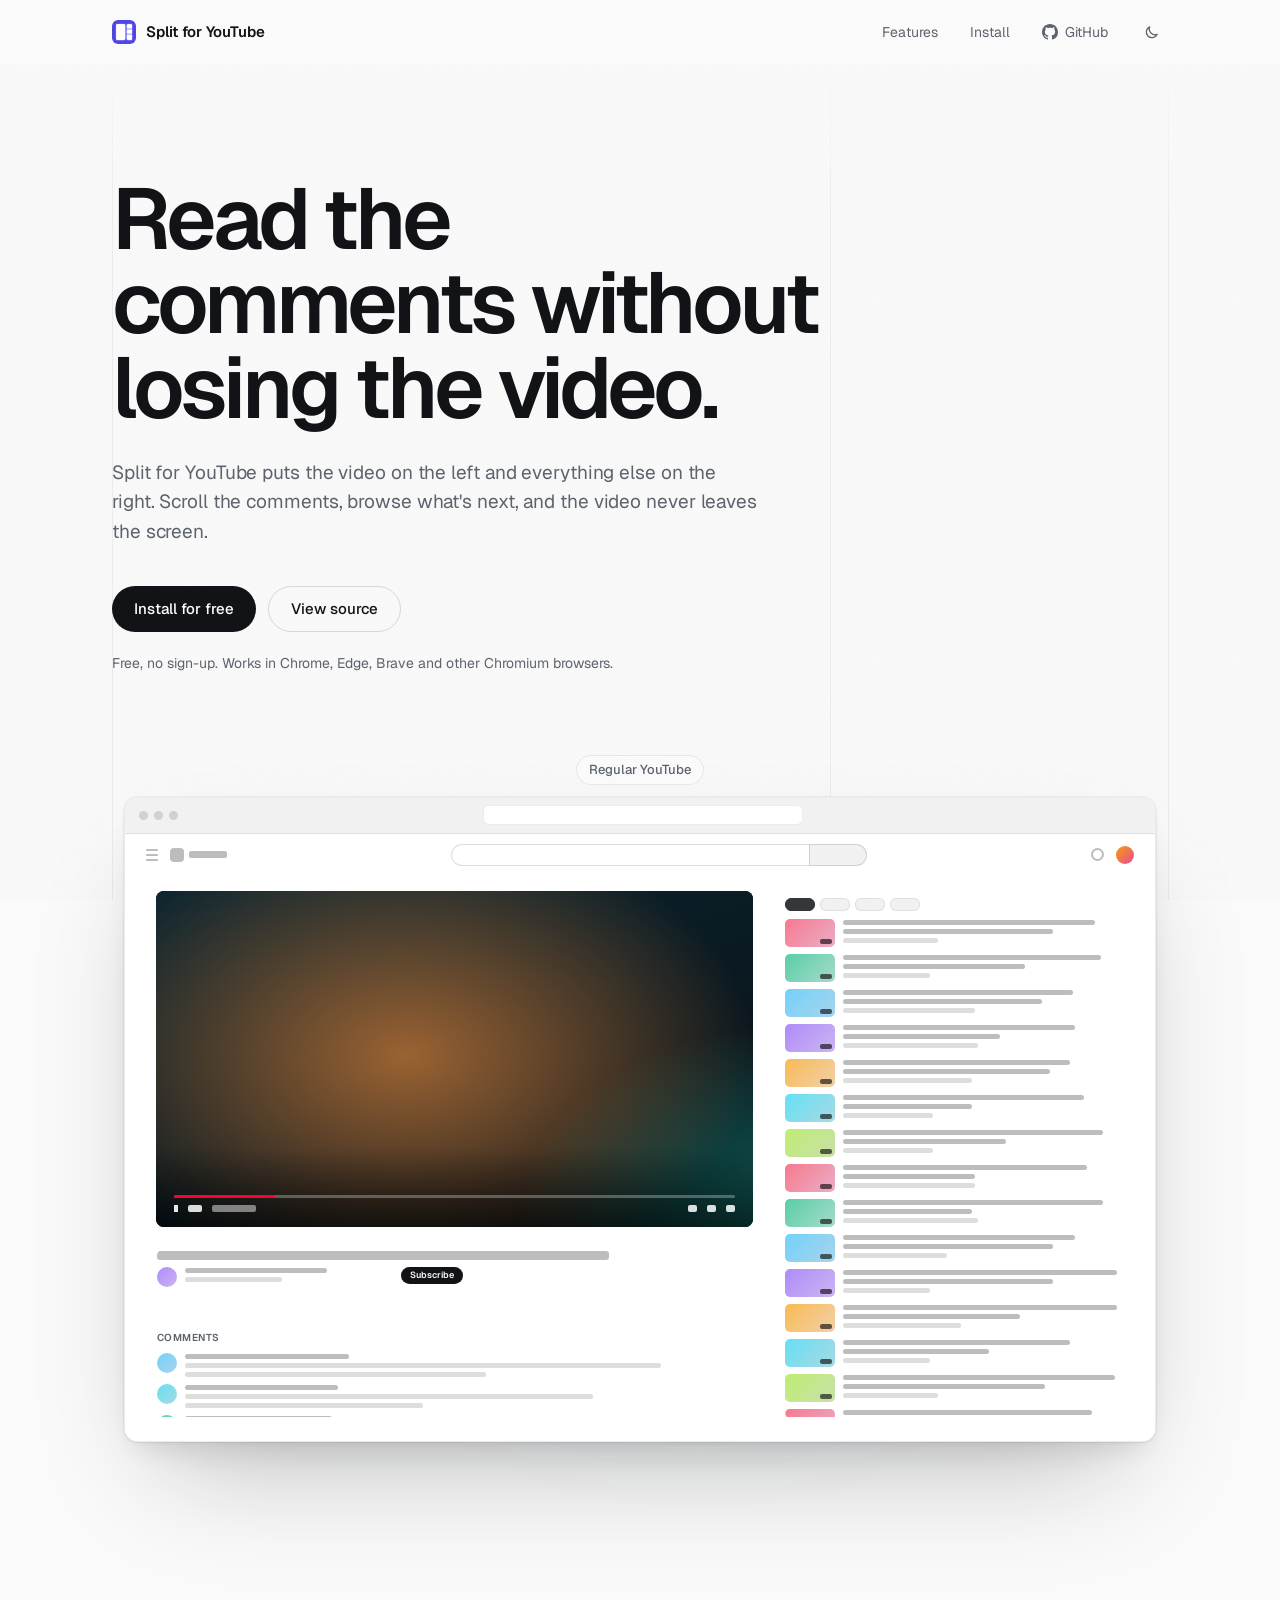
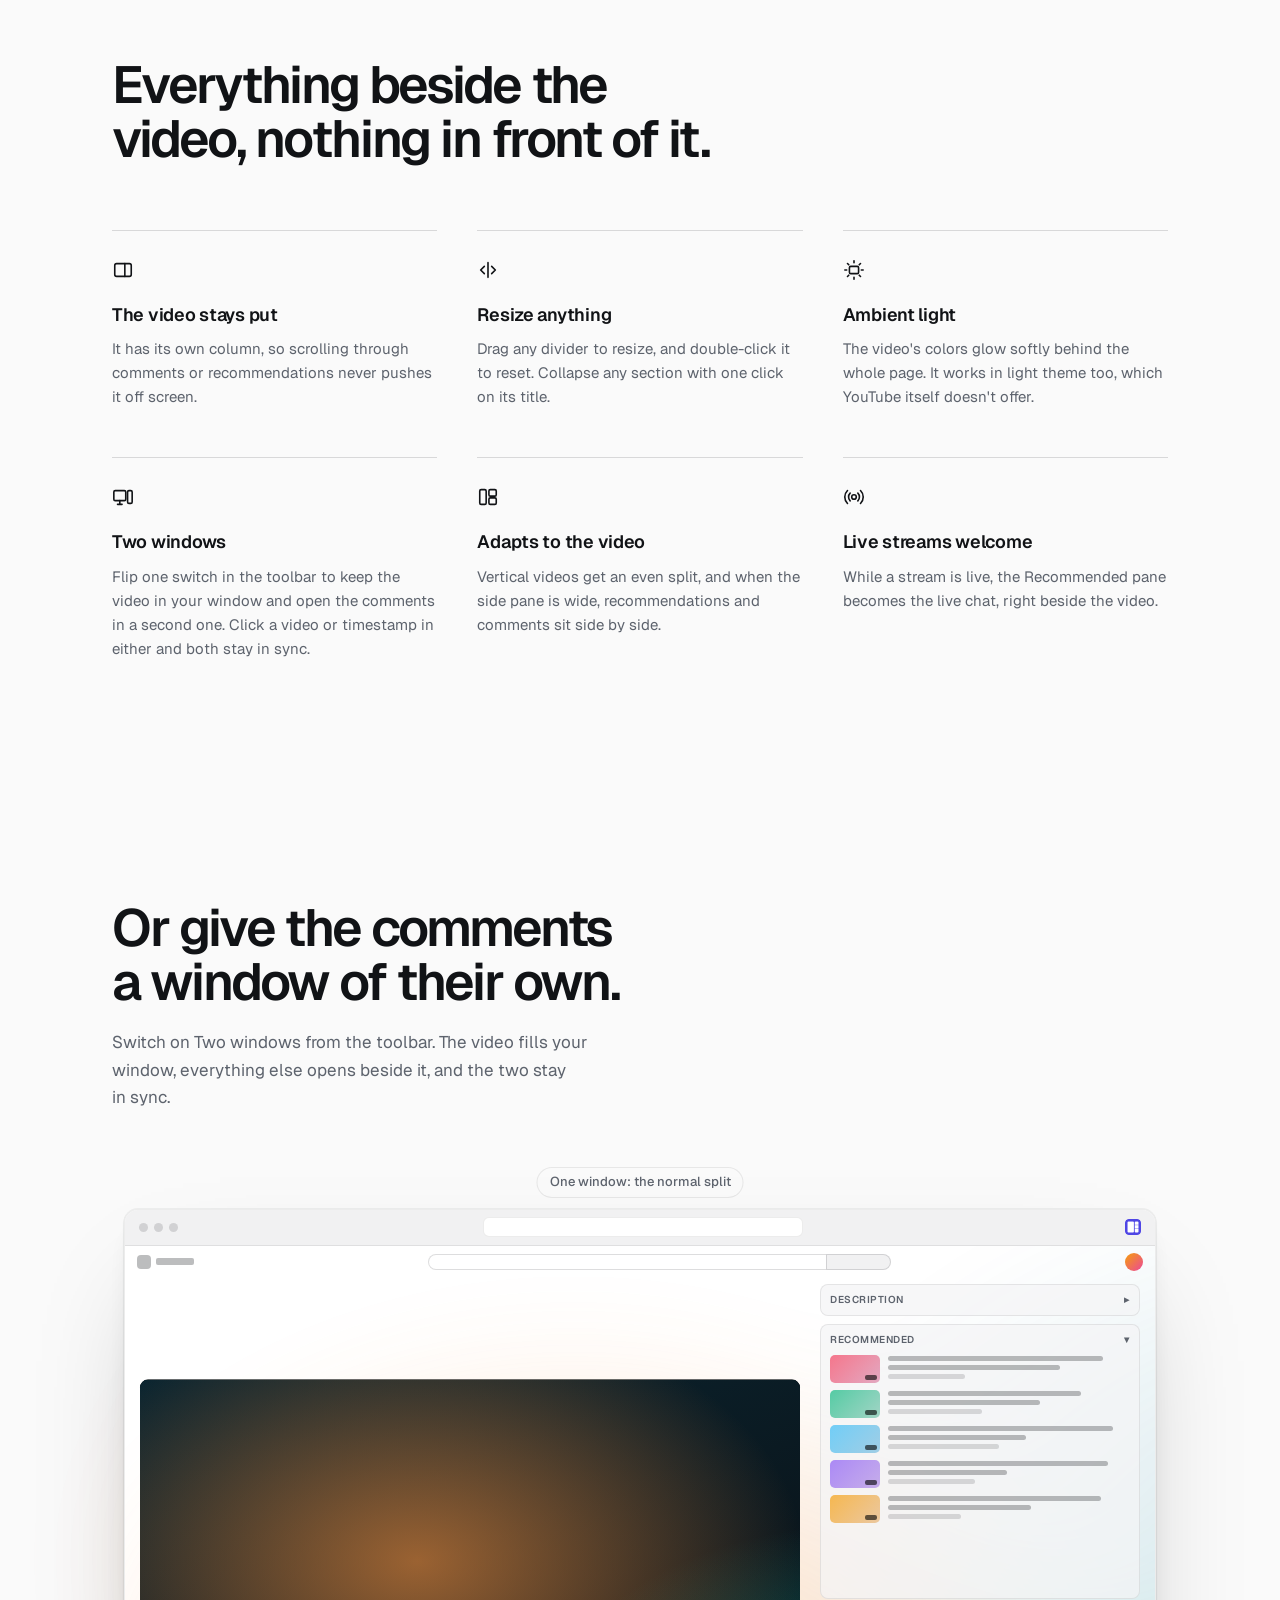
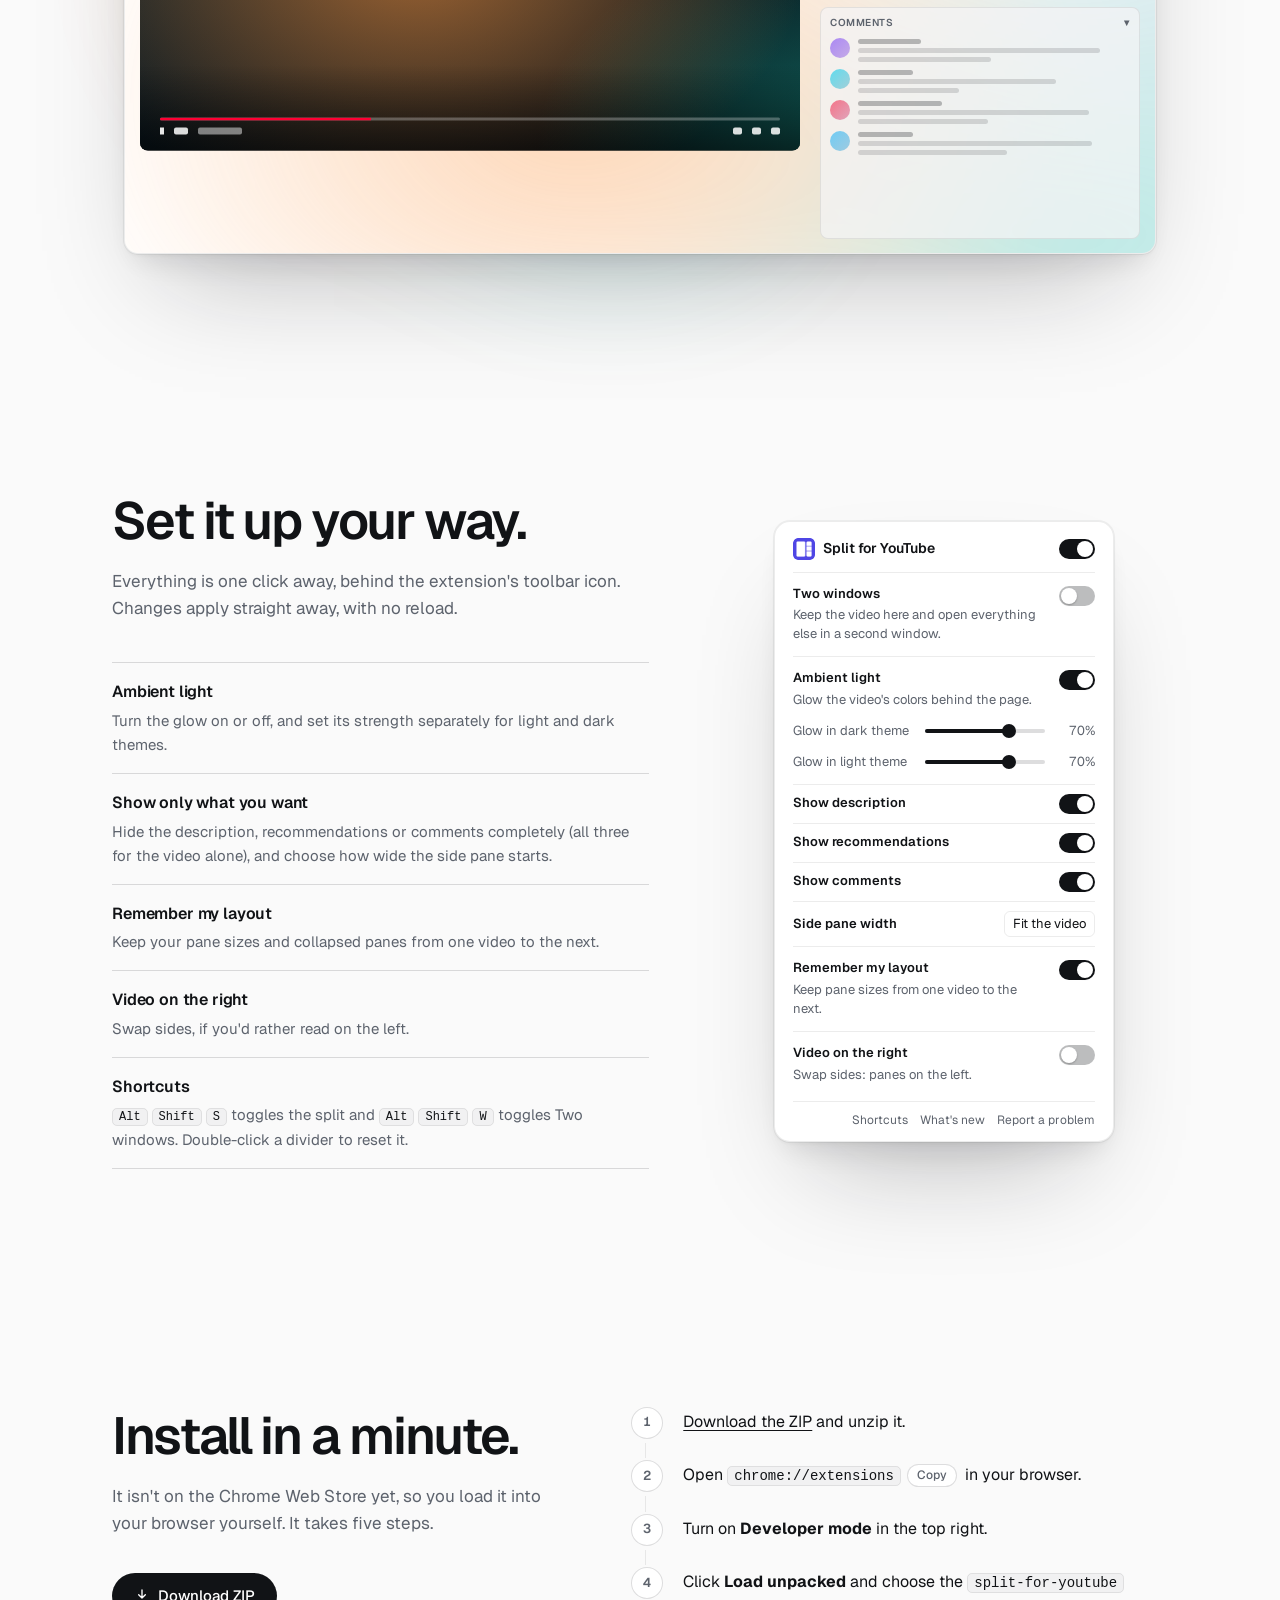
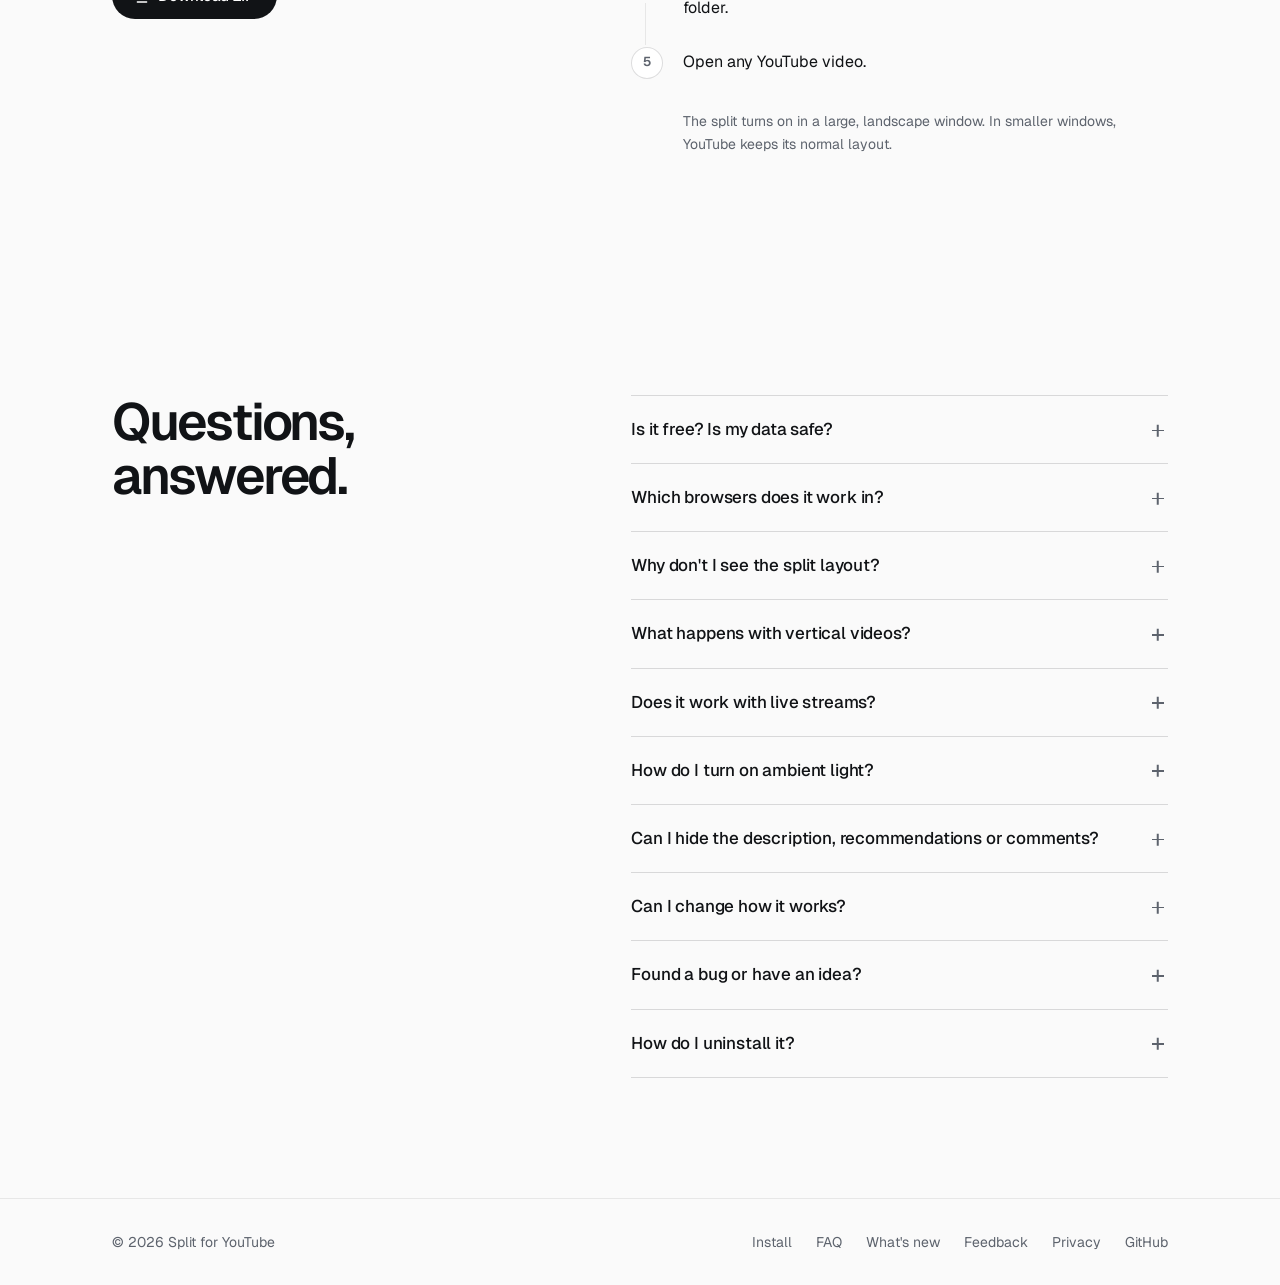
<file: docs/index.html>
<!doctype html>
<html lang="en">
<head>
  <meta charset="utf-8" />
  <meta name="viewport" content="width=device-width, initial-scale=1" />
  <title>Split for YouTube: read YouTube comments without losing the video</title>
  <meta name="description" content="Read the comments without losing the video. Split for YouTube is a free Chrome extension that puts the video on the left and the description, recommendations and comments on the right, so scrolling never pushes the video away." />
  <link rel="canonical" href="https://junjing02.github.io/split-for-youtube/" />
  <meta name="color-scheme" content="light dark" />
  <meta name="google-site-verification" content="AD7jyYMSNTsZT_Fhs02QeAOYZUyEHdJubJNjdIoAOGY" />
  <meta property="og:site_name" content="Split for YouTube" />
  <meta property="og:title" content="Split for YouTube: read the comments without losing the video" />
  <meta property="og:description" content="A free Chrome extension that puts YouTube videos and comments side by side. Resizable panes, ambient light and a synced two-window mode." />
  <meta property="og:type" content="website" />
  <meta property="og:url" content="https://junjing02.github.io/split-for-youtube/" />
  <meta property="og:image" content="https://junjing02.github.io/split-for-youtube/og-image.png" />
  <meta property="og:image:width" content="1200" />
  <meta property="og:image:height" content="630" />
  <meta property="og:image:alt" content="Split for YouTube: the video on the left, comments and recommendations on the right." />
  <meta name="twitter:card" content="summary_large_image" />
  <meta name="twitter:title" content="Split for YouTube: read the comments without losing the video" />
  <meta name="twitter:description" content="A free Chrome extension that puts YouTube videos and comments side by side." />
  <meta name="twitter:image" content="https://junjing02.github.io/split-for-youtube/og-image.png" />
  <script type="application/ld+json">
  {
    "@context": "https://schema.org",
    "@type": "SoftwareApplication",
    "name": "Split for YouTube",
    "description": "A free Chrome extension that puts the YouTube video on the left and the description, recommendations and comments on the right, with resizable panes, ambient light and a synced two-window mode.",
    "applicationCategory": "BrowserApplication",
    "operatingSystem": "Chrome, Edge, Brave and other Chromium browsers",
    "url": "https://junjing02.github.io/split-for-youtube/",
    "image": "https://junjing02.github.io/split-for-youtube/og-image.png",
    "downloadUrl": "https://github.com/junjing02/split-for-youtube/releases/latest/download/split-for-youtube.zip",
    "offers": { "@type": "Offer", "price": "0", "priceCurrency": "USD" }
  }
  </script>
  <link rel="icon" href="icon.png" />
  <link rel="preconnect" href="https://fonts.googleapis.com" />
  <link rel="preconnect" href="https://fonts.gstatic.com" crossorigin />
  <link rel="stylesheet" href="https://fonts.googleapis.com/css2?family=Geist:wght@400..700&display=swap" />
  <!-- ?v= busts GitHub Pages' 10-minute browser cache (max-age=600) so new HTML never
       loads with a stale stylesheet/script. Bump it whenever style.css or script.js changes. -->
  <script src="theme.js?v=32"></script>
  <link rel="stylesheet" href="style.css?v=32" />
</head>
<body>
  <!-- Decorative page backdrop (style.css "Page backdrop"). -->
  <div class="page-fx" aria-hidden="true">
    <div class="fx-ambient"></div>
    <div class="fx-rules"></div>
    <div class="fx-grain"></div>
  </div>

  <header class="nav">
    <div class="container nav-inner">
      <a class="brand" href="#top">
        <img src="icon.png" alt="" width="24" height="24" />
        <span>Split for YouTube</span>
      </a>
      <nav aria-label="Primary">
        <a href="#features" class="nav-link-optional">Features</a>
        <a href="#install">Install</a>
        <a href="https://github.com/junjing02/split-for-youtube" class="nav-github"><svg viewBox="0 0 16 16" fill="currentColor" aria-hidden="true"><path d="M8 0C3.58 0 0 3.58 0 8c0 3.54 2.29 6.53 5.47 7.59.4.07.55-.17.55-.38 0-.19-.01-.82-.01-1.49-2.01.37-2.53-.49-2.69-.94-.09-.23-.48-.94-.82-1.13-.28-.15-.68-.52-.01-.53.63-.01 1.08.58 1.23.82.72 1.21 1.87.87 2.33.66.07-.52.28-.87.51-1.07-1.78-.2-3.64-.89-3.64-3.95 0-.87.31-1.59.82-2.15-.08-.2-.36-1.02.08-2.12 0 0 .67-.21 2.2.82.64-.18 1.32-.27 2-.27.68 0 1.36.09 2 .27 1.53-1.04 2.2-.82 2.2-.82.44 1.1.16 1.92.08 2.12.51.56.82 1.27.82 2.15 0 3.07-1.87 3.75-3.65 3.95.29.25.54.73.54 1.48 0 1.07-.01 1.93-.01 2.2 0 .21.15.46.55.38A8.013 8.013 0 0016 8c0-4.42-3.58-8-8-8z"/></svg><span>GitHub</span></a>
        <button class="theme-toggle" type="button" aria-label="Switch to dark mode"><svg class="icon-moon" viewBox="0 0 24 24" fill="none" stroke="currentColor" stroke-width="1.8" stroke-linecap="round" stroke-linejoin="round" aria-hidden="true"><path d="M20 14.5A8 8 0 0 1 9.5 4a8 8 0 1 0 10.5 10.5Z"/></svg><svg class="icon-sun" viewBox="0 0 24 24" fill="none" stroke="currentColor" stroke-width="1.8" stroke-linecap="round" stroke-linejoin="round" aria-hidden="true"><circle cx="12" cy="12" r="4"/><path d="M12 2v2M12 20v2M2 12h2M20 12h2M4.9 4.9l1.4 1.4M17.7 17.7l1.4 1.4M4.9 19.1l1.4-1.4M17.7 6.3l1.4-1.4"/></svg></button>
      </nav>
    </div>
  </header>

  <main>
    <section id="top" class="container hero">
      <div class="hero-text">
        <h1>Read the comments without losing the video.</h1>
        <p class="subtitle">
          Split for YouTube puts the video on the left and everything else on the right.
          Scroll the comments, browse what's next, and the video never leaves the screen.
        </p>
        <div class="cta-row">
          <a href="#install" class="btn btn-primary">Install for free</a>
          <a href="https://github.com/junjing02/split-for-youtube" class="btn btn-secondary">View source</a>
        </div>
        <p class="hero-meta">Free, no sign-up. Works in Chrome, Edge, Brave and other Chromium browsers.</p>
      </div>

      <div class="morph-demo" id="morphDemo">
        <div class="morph-label" aria-live="polite">
          <span class="morph-caption">Regular YouTube</span>
        </div>
        <div class="compare-window compare-window-landscape" aria-hidden="true">
          <div class="compare-dots"><span></span><span></span><span></span><div class="mock-url"></div></div>
          <div class="morph-body">
            <div class="mock-ambient"></div>
            <div class="mock-masthead">
              <div class="mh-left">
                <span class="mh-menu"><i></i><i></i><i></i></span>
                <span class="mh-logo"><span class="mh-logo-mark"></span><span class="mh-logo-text"></span></span>
              </div>
              <div class="mh-search"><span class="mh-search-box"></span><span class="mh-search-btn"></span></div>
              <div class="mh-right"><span class="mh-icon"></span><span class="mh-avatar"></span></div>
            </div>

            <div class="morph-pane morph-video">
              <div class="mock-scene"></div>
              <div class="mock-controls">
                <div class="mock-progress"><span></span></div>
                <div class="mock-ctrl-row"><i class="c-pause"></i><i class="c-vol"></i><i class="c-time"></i><i class="c-spacer"></i><i class="c-btn"></i><i class="c-btn"></i><i class="c-btn"></i></div>
              </div>
            </div>

            <div class="morph-pane morph-divider"></div>

            <div class="morph-pane morph-desc">
              <div class="desc-full">
                <div class="mock-title" style="width: 76%"></div>
                <div class="item-row channel-row">
                  <div class="avatar thumb-violet"></div>
                  <div class="stack-lines"><span class="t" style="width: 70%"></span><span style="width: 48%"></span></div>
                  <span class="mock-sub-btn">Subscribe</span>
                </div>
              </div>
              <div class="mock-row-header desc-header"><span>Description</span><span class="caret">&#9656;</span></div>
            </div>

            <div class="morph-pane morph-rec">
              <div class="mock-row-header rec-header">
                <div class="hdr-chips"><i></i><i></i><i></i><i></i></div>
                <div class="hdr-label"><span>Recommended</span><span class="caret">&#9662;</span></div>
              </div>
              <div class="morph-scroll-list">
                <div class="item-row"><div class="stack-thumb thumb-rose"></div><div class="stack-lines"><span class="t" style="width: 90%"></span><span class="t" style="width: 75%"></span><span style="width: 34%"></span></div></div>
                <div class="item-row"><div class="stack-thumb thumb-emerald"></div><div class="stack-lines"><span class="t" style="width: 92%"></span><span class="t" style="width: 65%"></span><span style="width: 31%"></span></div></div>
                <div class="item-row"><div class="stack-thumb thumb-sky"></div><div class="stack-lines"><span class="t" style="width: 82%"></span><span class="t" style="width: 71%"></span><span style="width: 47%"></span></div></div>
                <div class="item-row"><div class="stack-thumb thumb-violet"></div><div class="stack-lines"><span class="t" style="width: 83%"></span><span class="t" style="width: 56%"></span><span style="width: 48%"></span></div></div>
                <div class="item-row"><div class="stack-thumb thumb-amber"></div><div class="stack-lines"><span class="t" style="width: 81%"></span><span class="t" style="width: 74%"></span><span style="width: 46%"></span></div></div>
                <div class="item-row"><div class="stack-thumb thumb-cyan"></div><div class="stack-lines"><span class="t" style="width: 86%"></span><span class="t" style="width: 46%"></span><span style="width: 32%"></span></div></div>
                <div class="item-row"><div class="stack-thumb thumb-lime"></div><div class="stack-lines"><span class="t" style="width: 93%"></span><span class="t" style="width: 58%"></span><span style="width: 32%"></span></div></div>
                <div class="item-row"><div class="stack-thumb thumb-rose"></div><div class="stack-lines"><span class="t" style="width: 87%"></span><span class="t" style="width: 47%"></span><span style="width: 47%"></span></div></div>
                <div class="item-row"><div class="stack-thumb thumb-emerald"></div><div class="stack-lines"><span class="t" style="width: 93%"></span><span class="t" style="width: 46%"></span><span style="width: 48%"></span></div></div>
                <div class="item-row"><div class="stack-thumb thumb-sky"></div><div class="stack-lines"><span class="t" style="width: 83%"></span><span class="t" style="width: 75%"></span><span style="width: 37%"></span></div></div>
                <div class="item-row"><div class="stack-thumb thumb-violet"></div><div class="stack-lines"><span class="t" style="width: 98%"></span><span class="t" style="width: 75%"></span><span style="width: 31%"></span></div></div>
                <div class="item-row"><div class="stack-thumb thumb-amber"></div><div class="stack-lines"><span class="t" style="width: 98%"></span><span class="t" style="width: 63%"></span><span style="width: 42%"></span></div></div>
                <div class="item-row"><div class="stack-thumb thumb-cyan"></div><div class="stack-lines"><span class="t" style="width: 81%"></span><span class="t" style="width: 52%"></span><span style="width: 31%"></span></div></div>
                <div class="item-row"><div class="stack-thumb thumb-lime"></div><div class="stack-lines"><span class="t" style="width: 97%"></span><span class="t" style="width: 72%"></span><span style="width: 34%"></span></div></div>
                <div class="item-row"><div class="stack-thumb thumb-rose"></div><div class="stack-lines"><span class="t" style="width: 89%"></span><span class="t" style="width: 58%"></span><span style="width: 34%"></span></div></div>
                <div class="item-row"><div class="stack-thumb thumb-emerald"></div><div class="stack-lines"><span class="t" style="width: 97%"></span><span class="t" style="width: 48%"></span><span style="width: 48%"></span></div></div>
                <div class="item-row"><div class="stack-thumb thumb-sky"></div><div class="stack-lines"><span class="t" style="width: 89%"></span><span class="t" style="width: 62%"></span><span style="width: 35%"></span></div></div>
                <div class="item-row"><div class="stack-thumb thumb-violet"></div><div class="stack-lines"><span class="t" style="width: 83%"></span><span class="t" style="width: 63%"></span><span style="width: 48%"></span></div></div>
                <div class="item-row"><div class="stack-thumb thumb-amber"></div><div class="stack-lines"><span class="t" style="width: 86%"></span><span class="t" style="width: 56%"></span><span style="width: 33%"></span></div></div>
                <div class="item-row"><div class="stack-thumb thumb-cyan"></div><div class="stack-lines"><span class="t" style="width: 97%"></span><span class="t" style="width: 67%"></span><span style="width: 32%"></span></div></div>
                <div class="item-row"><div class="stack-thumb thumb-lime"></div><div class="stack-lines"><span class="t" style="width: 98%"></span><span class="t" style="width: 46%"></span><span style="width: 49%"></span></div></div>
                <div class="item-row"><div class="stack-thumb thumb-rose"></div><div class="stack-lines"><span class="t" style="width: 86%"></span><span class="t" style="width: 60%"></span><span style="width: 47%"></span></div></div>
                <div class="item-row"><div class="stack-thumb thumb-emerald"></div><div class="stack-lines"><span class="t" style="width: 93%"></span><span class="t" style="width: 69%"></span><span style="width: 40%"></span></div></div>
                <div class="item-row"><div class="stack-thumb thumb-sky"></div><div class="stack-lines"><span class="t" style="width: 94%"></span><span class="t" style="width: 63%"></span><span style="width: 44%"></span></div></div>
                <div class="item-row"><div class="stack-thumb thumb-violet"></div><div class="stack-lines"><span class="t" style="width: 91%"></span><span class="t" style="width: 54%"></span><span style="width: 37%"></span></div></div>
                <div class="item-row"><div class="stack-thumb thumb-amber"></div><div class="stack-lines"><span class="t" style="width: 85%"></span><span class="t" style="width: 67%"></span><span style="width: 37%"></span></div></div>
                <div class="item-row"><div class="stack-thumb thumb-cyan"></div><div class="stack-lines"><span class="t" style="width: 82%"></span><span class="t" style="width: 63%"></span><span style="width: 39%"></span></div></div>
                <div class="item-row"><div class="stack-thumb thumb-lime"></div><div class="stack-lines"><span class="t" style="width: 96%"></span><span class="t" style="width: 60%"></span><span style="width: 40%"></span></div></div>
              </div>
            </div>

            <div class="morph-pane morph-comments">
              <div class="mock-row-header"><span>Comments</span><span class="caret">&#9662;</span></div>
              <div class="morph-scroll-list">
                <div class="item-row"><div class="avatar thumb-sky"></div><div class="stack-lines"><span class="t" style="width: 29%"></span><span style="width: 84%"></span><span style="width: 53%"></span></div></div>
                <div class="item-row"><div class="avatar thumb-cyan"></div><div class="stack-lines"><span class="t" style="width: 27%"></span><span style="width: 72%"></span><span style="width: 42%"></span></div></div>
                <div class="item-row"><div class="avatar thumb-emerald"></div><div class="stack-lines"><span class="t" style="width: 26%"></span><span style="width: 83%"></span><span style="width: 45%"></span></div></div>
                <div class="item-row"><div class="avatar thumb-amber"></div><div class="stack-lines"><span class="t" style="width: 30%"></span><span style="width: 80%"></span><span style="width: 44%"></span></div></div>
                <div class="item-row"><div class="avatar thumb-rose"></div><div class="stack-lines"><span class="t" style="width: 32%"></span><span style="width: 85%"></span><span style="width: 61%"></span></div></div>
                <div class="item-row"><div class="avatar thumb-violet"></div><div class="stack-lines"><span class="t" style="width: 18%"></span><span style="width: 91%"></span><span style="width: 39%"></span></div></div>
                <div class="item-row"><div class="avatar thumb-lime"></div><div class="stack-lines"><span class="t" style="width: 30%"></span><span style="width: 87%"></span><span style="width: 55%"></span></div></div>
                <div class="item-row"><div class="avatar thumb-sky"></div><div class="stack-lines"><span class="t" style="width: 23%"></span><span style="width: 92%"></span><span style="width: 57%"></span></div></div>
                <div class="item-row"><div class="avatar thumb-cyan"></div><div class="stack-lines"><span class="t" style="width: 27%"></span><span style="width: 85%"></span><span style="width: 64%"></span></div></div>
                <div class="item-row"><div class="avatar thumb-emerald"></div><div class="stack-lines"><span class="t" style="width: 19%"></span><span style="width: 96%"></span><span style="width: 40%"></span></div></div>
                <div class="item-row"><div class="avatar thumb-amber"></div><div class="stack-lines"><span class="t" style="width: 22%"></span><span style="width: 85%"></span><span style="width: 39%"></span></div></div>
                <div class="item-row"><div class="avatar thumb-rose"></div><div class="stack-lines"><span class="t" style="width: 18%"></span><span style="width: 93%"></span><span style="width: 54%"></span></div></div>
                <div class="item-row"><div class="avatar thumb-violet"></div><div class="stack-lines"><span class="t" style="width: 28%"></span><span style="width: 88%"></span><span style="width: 63%"></span></div></div>
                <div class="item-row"><div class="avatar thumb-lime"></div><div class="stack-lines"><span class="t" style="width: 22%"></span><span style="width: 92%"></span><span style="width: 59%"></span></div></div>
                <div class="item-row"><div class="avatar thumb-sky"></div><div class="stack-lines"><span class="t" style="width: 32%"></span><span style="width: 91%"></span><span style="width: 57%"></span></div></div>
                <div class="item-row"><div class="avatar thumb-cyan"></div><div class="stack-lines"><span class="t" style="width: 18%"></span><span style="width: 84%"></span><span style="width: 57%"></span></div></div>
                <div class="item-row"><div class="avatar thumb-emerald"></div><div class="stack-lines"><span class="t" style="width: 20%"></span><span style="width: 89%"></span><span style="width: 42%"></span></div></div>
                <div class="item-row"><div class="avatar thumb-amber"></div><div class="stack-lines"><span class="t" style="width: 25%"></span><span style="width: 71%"></span><span style="width: 48%"></span></div></div>
              </div>
            </div>

            <div class="mock-cursor">
              <svg class="cur-arrow" viewBox="0 0 16 16"><path d="M1 1v12.5l3.4-3.1 2.2 5 2.1-.9-2.2-4.9H11L1 1z" fill="#ffffff" stroke="#111111" stroke-width="1" stroke-linejoin="round"/></svg>
              <svg class="cur-resize" viewBox="0 0 16 16"><path d="M1 8l3.5-3.5V7h7V4.5L15 8l-3.5 3.5V9h-7v2.5L1 8z" fill="#ffffff" stroke="#111111" stroke-width="1" stroke-linejoin="round"/></svg>
            </div>
          </div>
        </div>
      </div>
    </section>

    <section id="features" class="container section">
      <h2 class="section-title">Everything beside the video, nothing in front of it.</h2>

      <div class="feature-grid">
        <div class="feature">
          <div class="feature-icon"><svg viewBox="0 0 24 24" fill="none" stroke="currentColor" stroke-width="1.75" stroke-linecap="round" stroke-linejoin="round" aria-hidden="true"><rect x="3" y="5" width="18" height="14" rx="2"/><path d="M14 5v14"/></svg></div>
          <h3>The video stays put</h3>
          <p>It has its own column, so scrolling through comments or recommendations never pushes it off screen.</p>
        </div>
        <div class="feature">
          <div class="feature-icon"><svg viewBox="0 0 24 24" fill="none" stroke="currentColor" stroke-width="1.75" stroke-linecap="round" stroke-linejoin="round" aria-hidden="true"><path d="M12 4v16M8 8l-4 4 4 4M16 8l4 4-4 4"/></svg></div>
          <h3>Resize anything</h3>
          <p>Drag any divider to resize, and double-click it to reset. Collapse any section with one click on its title.</p>
        </div>
        <div class="feature">
          <div class="feature-icon"><svg viewBox="0 0 24 24" fill="none" stroke="currentColor" stroke-width="1.75" stroke-linecap="round" stroke-linejoin="round" aria-hidden="true"><rect x="7" y="8" width="10" height="8" rx="1.5"/><path d="M12 2v2M12 20v2M2 12h2M20 12h2M4.9 4.9l1.4 1.4M17.7 17.7l1.4 1.4M4.9 19.1l1.4-1.4M17.7 6.3l1.4-1.4"/></svg></div>
          <h3>Ambient light</h3>
          <p>The video's colors glow softly behind the whole page. It works in light theme too, which YouTube itself doesn't offer.</p>
        </div>
        <div class="feature">
          <div class="feature-icon"><svg viewBox="0 0 24 24" fill="none" stroke="currentColor" stroke-width="1.75" stroke-linecap="round" stroke-linejoin="round" aria-hidden="true"><rect x="2" y="5" width="13" height="11" rx="1.5"/><rect x="17" y="5" width="5" height="14" rx="1.5"/><path d="M6 20h5M8.5 16v4"/></svg></div>
          <h3>Two windows</h3>
          <p>Flip one switch in the toolbar to keep the video in your window and open the comments in a second one. Click a video or timestamp in either and both stay in sync.</p>
        </div>
        <div class="feature">
          <div class="feature-icon"><svg viewBox="0 0 24 24" fill="none" stroke="currentColor" stroke-width="1.75" stroke-linecap="round" stroke-linejoin="round" aria-hidden="true"><rect x="3" y="4" width="7" height="16" rx="1.5"/><rect x="13" y="4" width="8" height="7" rx="1.5"/><rect x="13" y="13" width="8" height="7" rx="1.5"/></svg></div>
          <h3>Adapts to the video</h3>
          <p>Vertical videos get an even split, and when the side pane is wide, recommendations and comments sit side by side.</p>
        </div>
        <div class="feature">
          <div class="feature-icon"><svg viewBox="0 0 24 24" fill="none" stroke="currentColor" stroke-width="1.75" stroke-linecap="round" stroke-linejoin="round" aria-hidden="true"><circle cx="12" cy="12" r="2.5"/><path d="M7.8 7.8a6 6 0 0 0 0 8.4M16.2 7.8a6 6 0 0 1 0 8.4M4.9 4.9a10 10 0 0 0 0 14.2M19.1 4.9a10 10 0 0 1 0 14.2"/></svg></div>
          <h3>Live streams welcome</h3>
          <p>While a stream is live, the Recommended pane becomes the live chat, right beside the video.</p>
        </div>
      </div>
    </section>

    <section id="two-windows" class="container section">
      <h2 class="section-title">Or give the comments a window of their own.</h2>
      <p class="section-lead">Switch on Two windows from the toolbar. The video fills your window, everything else opens beside it, and the two stay in sync.</p>

      <div class="tw-demo" id="twDemo">
        <div class="morph-label" aria-live="polite"><span class="morph-caption tw-caption">One window: the normal split</span></div>
        <div class="tw-stage" aria-hidden="true">
          <div class="tw-window tw-main">
            <div class="compare-dots tw-bar"><span></span><span></span><span></span><div class="mock-url"></div><img class="tw-ext-icon" src="icon.png" alt="" width="16" height="16" /></div>
            <div class="tw-main-body">
              <div class="tw-ambient tw-ambient-a"></div>
              <div class="tw-ambient tw-ambient-b"></div>
              <div class="tw-masthead">
                <span class="mh-logo"><span class="mh-logo-mark"></span><span class="mh-logo-text"></span></span>
                <div class="mh-search"><span class="mh-search-box"></span><span class="mh-search-btn"></span></div>
                <span class="mh-avatar"></span>
              </div>
              <div class="tw-content">
                <div class="tw-video">
                  <div class="tw-scene tw-scene-a"></div>
                  <div class="tw-scene tw-scene-b"></div>
                  <div class="mock-controls">
                    <div class="mock-progress"><span class="tw-progress"></span></div>
                    <div class="mock-ctrl-row"><i class="c-pause"></i><i class="c-vol"></i><i class="c-time"></i><i class="c-spacer"></i><i class="c-btn"></i><i class="c-btn"></i><i class="c-btn"></i></div>
                  </div>
                </div>
                <div class="tw-side">
                  <div class="tw-pane tw-desc"><div class="mock-row-header"><span>Description</span><span class="caret">&#9656;</span></div></div>
                  <div class="tw-pane tw-rec">
                    <div class="mock-row-header"><span>Recommended</span><span class="caret">&#9662;</span></div>
                    <div class="tw-list">
                    <div class="item-row"><div class="stack-thumb thumb-rose"></div><div class="stack-lines"><span class="t" style="width: 89%"></span><span class="t" style="width: 71%"></span><span style="width: 32%"></span></div></div>
                    <div class="item-row"><div class="stack-thumb thumb-emerald"></div><div class="stack-lines"><span class="t" style="width: 80%"></span><span class="t" style="width: 63%"></span><span style="width: 39%"></span></div></div>
                    <div class="item-row"><div class="stack-thumb thumb-sky"></div><div class="stack-lines"><span class="t" style="width: 93%"></span><span class="t" style="width: 57%"></span><span style="width: 46%"></span></div></div>
                    <div class="item-row"><div class="stack-thumb thumb-violet"></div><div class="stack-lines"><span class="t" style="width: 91%"></span><span class="t" style="width: 49%"></span><span style="width: 36%"></span></div></div>
                    <div class="item-row"><div class="stack-thumb thumb-amber"></div><div class="stack-lines"><span class="t" style="width: 88%"></span><span class="t" style="width: 59%"></span><span style="width: 30%"></span></div></div>
                    </div>
                  </div>
                  <div class="tw-pane tw-comments">
                    <div class="mock-row-header"><span>Comments</span><span class="caret">&#9662;</span></div>
                    <div class="tw-list">
                    <div class="item-row"><div class="avatar thumb-violet"></div><div class="stack-lines"><span class="t" style="width: 23%"></span><span style="width: 89%"></span><span style="width: 49%"></span></div></div>
                    <div class="item-row"><div class="avatar thumb-cyan"></div><div class="stack-lines"><span class="t" style="width: 20%"></span><span style="width: 73%"></span><span style="width: 37%"></span></div></div>
                    <div class="item-row"><div class="avatar thumb-rose"></div><div class="stack-lines"><span class="t" style="width: 31%"></span><span style="width: 85%"></span><span style="width: 48%"></span></div></div>
                    <div class="item-row"><div class="avatar thumb-sky"></div><div class="stack-lines"><span class="t" style="width: 20%"></span><span style="width: 86%"></span><span style="width: 55%"></span></div></div>
                    </div>
                  </div>
                </div>
              </div>
            </div>
            <div class="tw-panel">
              <div class="tw-panel-head"><img class="tw-panel-icon" src="icon.png" alt="" width="14" height="14" /><span>Split for YouTube</span></div>
              <div class="tw-panel-row"><span>Two windows</span><i class="tw-switch"></i></div>
            </div>
          </div>

          <div class="tw-window tw-pop">
            <div class="compare-dots"><span></span><span></span><span></span><div class="mock-url"></div></div>
            <div class="tw-masthead">
              <span class="mh-logo"><span class="mh-logo-mark"></span><span class="mh-logo-text"></span></span>
              <span class="mh-avatar"></span>
            </div>
            <div class="tw-pop-body">
              <div class="tw-pane tw-desc">
                <div class="mock-row-header"><span>Description</span><span class="caret">&#9662;</span></div>
                <div class="mock-title tw-title-a" style="width: 82%"></div>
                <div class="mock-title tw-title-b" style="width: 64%"></div>
                <div class="item-row channel-row">
                  <div class="avatar thumb-amber"></div>
                  <div class="stack-lines"><span class="t" style="width: 60%"></span><span style="width: 40%"></span></div>
                </div>
              </div>
              <div class="tw-pane tw-rec">
                <div class="mock-row-header"><span>Recommended</span><span class="caret">&#9662;</span></div>
                <div class="tw-list tw-list-a">
                  <div class="item-row"><div class="stack-thumb thumb-rose"></div><div class="stack-lines"><span class="t" style="width: 94%"></span><span class="t" style="width: 72%"></span><span style="width: 47%"></span></div></div>
                  <div class="item-row tw-target-rec"><div class="stack-thumb thumb-emerald"></div><div class="stack-lines"><span class="t" style="width: 94%"></span><span class="t" style="width: 59%"></span><span style="width: 46%"></span></div></div>
                  <div class="item-row"><div class="stack-thumb thumb-sky"></div><div class="stack-lines"><span class="t" style="width: 86%"></span><span class="t" style="width: 50%"></span><span style="width: 46%"></span></div></div>
                  <div class="item-row"><div class="stack-thumb thumb-violet"></div><div class="stack-lines"><span class="t" style="width: 95%"></span><span class="t" style="width: 65%"></span><span style="width: 35%"></span></div></div>
                  <div class="item-row"><div class="stack-thumb thumb-amber"></div><div class="stack-lines"><span class="t" style="width: 83%"></span><span class="t" style="width: 59%"></span><span style="width: 39%"></span></div></div>
                  <div class="item-row"><div class="stack-thumb thumb-cyan"></div><div class="stack-lines"><span class="t" style="width: 84%"></span><span class="t" style="width: 47%"></span><span style="width: 47%"></span></div></div>
                </div>
                <div class="tw-list tw-list-b">
                  <div class="item-row"><div class="stack-thumb thumb-violet"></div><div class="stack-lines"><span class="t" style="width: 81%"></span><span class="t" style="width: 64%"></span><span style="width: 42%"></span></div></div>
                  <div class="item-row"><div class="stack-thumb thumb-amber"></div><div class="stack-lines"><span class="t" style="width: 94%"></span><span class="t" style="width: 65%"></span><span style="width: 35%"></span></div></div>
                  <div class="item-row"><div class="stack-thumb thumb-cyan"></div><div class="stack-lines"><span class="t" style="width: 80%"></span><span class="t" style="width: 71%"></span><span style="width: 46%"></span></div></div>
                  <div class="item-row"><div class="stack-thumb thumb-lime"></div><div class="stack-lines"><span class="t" style="width: 82%"></span><span class="t" style="width: 46%"></span><span style="width: 31%"></span></div></div>
                  <div class="item-row"><div class="stack-thumb thumb-rose"></div><div class="stack-lines"><span class="t" style="width: 86%"></span><span class="t" style="width: 52%"></span><span style="width: 30%"></span></div></div>
                  <div class="item-row"><div class="stack-thumb thumb-emerald"></div><div class="stack-lines"><span class="t" style="width: 94%"></span><span class="t" style="width: 55%"></span><span style="width: 44%"></span></div></div>
                </div>
              </div>
              <div class="tw-pane tw-comments">
                <div class="mock-row-header"><span>Comments</span><span class="caret">&#9662;</span></div>
                <div class="tw-list">
                  <div class="item-row"><div class="avatar thumb-emerald"></div><div class="stack-lines"><span class="t" style="width: 23%"></span><span style="width: 86%"></span><span style="width: 53%"></span></div></div>
                  <div class="item-row"><div class="avatar thumb-amber"></div><div class="stack-lines"><span class="t" style="width: 23%"></span><span style="width: 90%"></span><span class="tw-ts">2:31</span></div></div>
                  <div class="item-row"><div class="avatar thumb-rose"></div><div class="stack-lines"><span class="t" style="width: 27%"></span><span style="width: 70%"></span><span style="width: 44%"></span></div></div>
                  <div class="item-row"><div class="avatar thumb-violet"></div><div class="stack-lines"><span class="t" style="width: 21%"></span><span style="width: 84%"></span><span style="width: 56%"></span></div></div>
                </div>
              </div>
            </div>
          </div>

          <div class="tw-cursor">
            <svg class="cur-arrow" viewBox="0 0 16 16"><path d="M1 1v12.5l3.4-3.1 2.2 5 2.1-.9-2.2-4.9H11L1 1z" fill="#ffffff" stroke="#111111" stroke-width="1" stroke-linejoin="round"/></svg>
          </div>
        </div>
      </div>
    </section>

    <section id="settings" class="container section">
      <div class="settings-grid">
        <div>
          <h2 class="section-title">Set it up your way.</h2>
          <p class="section-lead">Everything is one click away, behind the extension's toolbar icon. Changes apply straight away, with no reload.</p>
          <dl class="settings-list">
            <div>
              <dt>Ambient light</dt>
              <dd>Turn the glow on or off, and set its strength separately for light and dark themes.</dd>
            </div>
            <div>
              <dt>Show only what you want</dt>
              <dd>Hide the description, recommendations or comments completely (all three for the video alone), and choose how wide the side pane starts.</dd>
            </div>
            <div>
              <dt>Remember my layout</dt>
              <dd>Keep your pane sizes and collapsed panes from one video to the next.</dd>
            </div>
            <div>
              <dt>Video on the right</dt>
              <dd>Swap sides, if you'd rather read on the left.</dd>
            </div>
            <div>
              <dt>Shortcuts</dt>
              <dd><kbd>Alt</kbd> <kbd>Shift</kbd> <kbd>S</kbd> toggles the split and <kbd>Alt</kbd> <kbd>Shift</kbd> <kbd>W</kbd> toggles Two windows. Double-click a divider to reset it.</dd>
            </div>
          </dl>
        </div>

        <div class="panel-mock" aria-hidden="true">
          <div class="pm-header">
            <img src="icon.png" alt="" width="22" height="22" />
            <span class="pm-name">Split for YouTube</span>
            <i class="pm-switch is-on"></i>
          </div>
          <div class="pm-body">
            <div class="pm-row">
              <span class="pm-text"><span class="pm-title">Two windows</span><span class="pm-desc">Keep the video here and open everything else in a second window.</span></span>
              <i class="pm-switch"></i>
            </div>
            <div class="pm-row">
              <span class="pm-text"><span class="pm-title">Ambient light</span><span class="pm-desc">Glow the video's colors behind the page.</span></span>
              <i class="pm-switch is-on"></i>
            </div>
            <div class="pm-row pm-slider-row">
              <span class="pm-slider-label">Glow in dark theme</span>
              <span class="pm-slider"><i></i></span>
              <span class="pm-slider-value">70%</span>
            </div>
            <div class="pm-row pm-slider-row">
              <span class="pm-slider-label">Glow in light theme</span>
              <span class="pm-slider"><i></i></span>
              <span class="pm-slider-value">70%</span>
            </div>
            <div class="pm-row pm-compact">
              <span class="pm-title">Show description</span>
              <i class="pm-switch is-on"></i>
            </div>
            <div class="pm-row pm-compact">
              <span class="pm-title">Show recommendations</span>
              <i class="pm-switch is-on"></i>
            </div>
            <div class="pm-row pm-compact">
              <span class="pm-title">Show comments</span>
              <i class="pm-switch is-on"></i>
            </div>
            <div class="pm-row pm-compact">
              <span class="pm-title">Side pane width</span>
              <span class="pm-select">Fit the video</span>
            </div>
            <div class="pm-row">
              <span class="pm-text"><span class="pm-title">Remember my layout</span><span class="pm-desc">Keep pane sizes from one video to the next.</span></span>
              <i class="pm-switch is-on"></i>
            </div>
            <div class="pm-row">
              <span class="pm-text"><span class="pm-title">Video on the right</span><span class="pm-desc">Swap sides: panes on the left.</span></span>
              <i class="pm-switch"></i>
            </div>
          </div>
          <div class="pm-footer"><span class="pm-links"><span>Shortcuts</span><span>What's new</span><span>Report a problem</span></span></div>
        </div>
      </div>
    </section>

    <section id="install" class="container section">
      <div class="install-grid">
        <div>
          <h2 class="section-title">Install in a minute.</h2>
          <p class="section-lead">It isn't on the Chrome Web Store yet, so you load it into your browser yourself. It takes five steps.</p>
          <a href="https://github.com/junjing02/split-for-youtube/releases/latest/download/split-for-youtube.zip" class="btn btn-primary"><svg viewBox="0 0 24 24" fill="none" stroke="currentColor" stroke-width="2" stroke-linecap="round" stroke-linejoin="round" aria-hidden="true"><path d="M12 3v12M7 10l5 5 5-5M5 21h14"/></svg>Download ZIP</a>
        </div>
        <div>
          <ol class="steps">
            <li><a href="https://github.com/junjing02/split-for-youtube/releases/latest/download/split-for-youtube.zip">Download the ZIP</a> and unzip it.</li>
            <li>Open <code>chrome://extensions</code><button type="button" class="copy-btn" data-copy="chrome://extensions" hidden>Copy</button> in your browser.</li>
            <li>Turn on <strong>Developer mode</strong> in the top right.</li>
            <li>Click <strong>Load unpacked</strong> and choose the <code>split-for-youtube</code> folder.</li>
            <li>Open any YouTube video.</li>
          </ol>
          <p class="note">The split turns on in a large, landscape window. In smaller windows, YouTube keeps its normal layout.</p>
        </div>
      </div>
    </section>
    <section id="faq" class="container section">
      <div class="faq-grid">
        <h2 class="section-title">Questions, answered.</h2>
        <div class="faq-list">
          <details class="faq-item">
            <summary>Is it free? Is my data safe?</summary>
            <p>Yes, it's completely free. It runs entirely in your browser, collects nothing and sends nothing anywhere. See the <a href="privacy.html">privacy policy</a>.</p>
          </details>
          <details class="faq-item">
            <summary>Which browsers does it work in?</summary>
            <p>Chrome, Edge, Brave and other Chromium-based browsers. Firefox and Safari aren't supported.</p>
          </details>
          <details class="faq-item">
            <summary>Why don't I see the split layout?</summary>
            <p>The split needs a large, landscape window, so make the window bigger or go full screen. It also steps aside in theater mode; press <kbd>t</kbd> to switch back.</p>
          </details>
          <details class="faq-item">
            <summary>What happens with vertical videos?</summary>
            <p>They get an even split: the video centered on one side, and Recommended and Comments side by side on the other. You can still drag any divider to change it.</p>
          </details>
          <details class="faq-item">
            <summary>Does it work with live streams?</summary>
            <p>Yes. While a stream is live, the Recommended pane shows the live chat instead.</p>
          </details>
          <details class="faq-item">
            <summary>How do I turn on ambient light?</summary>
            <p>In light theme it's on by default: the Ambient light switch behind the extension's toolbar icon controls it. In dark theme it also follows YouTube's own Ambient mode, in the player's settings (the gear icon). You can set the glow's strength for each theme from the same toolbar panel.</p>
          </details>
          <details class="faq-item">
            <summary>Can I hide the description, recommendations or comments?</summary>
            <p>Yes. Click the extension's toolbar icon and switch off Show description, Show recommendations or Show comments. The pane disappears and the others take its space. Switch off all three and the video fills the whole window. During a live stream, the live chat always stays.</p>
          </details>
          <details class="faq-item">
            <summary>Can I change how it works?</summary>
            <p>Yes. Click the extension's toolbar icon to switch the split on or off, use two windows, put the video on the right, or have it remember your layout between videos. Double-click a divider to reset it.</p>
          </details>
          <details class="faq-item">
            <summary>Found a bug or have an idea?</summary>
            <p>Please <a href="https://github.com/junjing02/split-for-youtube/issues/new/choose">open an issue on GitHub</a>. There's a short form for bug reports and one for feature ideas.</p>
          </details>
          <details class="faq-item">
            <summary>How do I uninstall it?</summary>
            <p>Right-click the extension's icon in the toolbar and choose Remove, or click Remove on its card in <code>chrome://extensions</code>. YouTube goes straight back to normal.</p>
          </details>
        </div>
      </div>
    </section>
  </main>

  <footer class="footer">
    <div class="container footer-inner">
      <p>© <span id="year"></span> Split for YouTube</p>
      <div class="footer-links">
        <a href="#install">Install</a>
        <a href="#faq">FAQ</a>
        <a href="https://github.com/junjing02/split-for-youtube/releases">What's new</a>
        <a href="https://github.com/junjing02/split-for-youtube/issues/new/choose">Feedback</a>
        <a href="privacy.html">Privacy</a>
        <a href="https://github.com/junjing02/split-for-youtube">GitHub</a>
      </div>
    </div>
  </footer>

  <script src="script.js?v=32"></script>
</body>
</html>
</file>
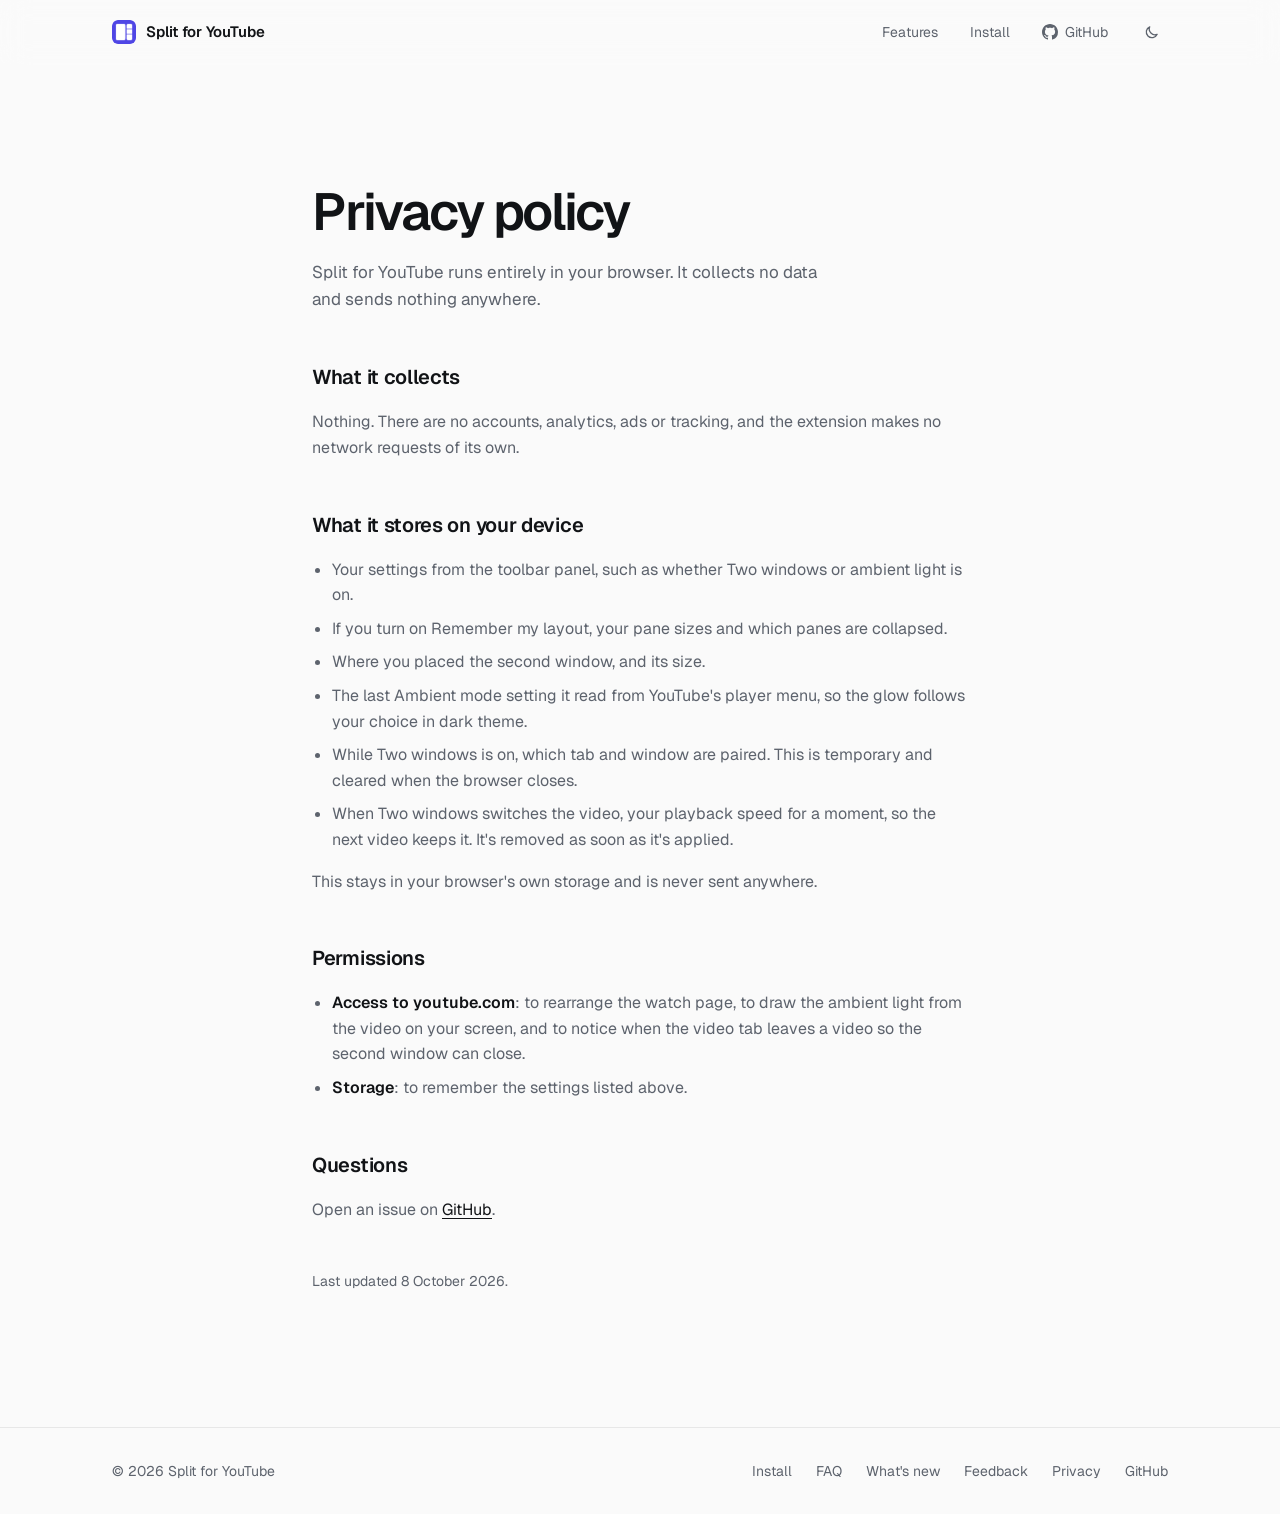
<file: docs/privacy.html>
<!doctype html>
<html lang="en">
<head>
  <meta charset="utf-8" />
  <meta name="viewport" content="width=device-width, initial-scale=1" />
  <title>Privacy policy · Split for YouTube</title>
  <meta name="description" content="Split for YouTube runs entirely in your browser. It collects no data and sends nothing anywhere." />
  <link rel="canonical" href="https://junjing02.github.io/split-for-youtube/privacy.html" />
  <meta name="color-scheme" content="light dark" />
  <link rel="icon" href="icon.png" />
  <link rel="preconnect" href="https://fonts.googleapis.com" />
  <link rel="preconnect" href="https://fonts.gstatic.com" crossorigin />
  <link rel="stylesheet" href="https://fonts.googleapis.com/css2?family=Geist:wght@400..700&display=swap" />
  <script src="theme.js?v=32"></script>
  <link rel="stylesheet" href="style.css?v=32" />
</head>
<body>
  <header class="nav">
    <div class="container nav-inner">
      <a class="brand" href="./">
        <img src="icon.png" alt="" width="24" height="24" />
        <span>Split for YouTube</span>
      </a>
      <nav aria-label="Primary">
        <a href="./#features" class="nav-link-optional">Features</a>
        <a href="./#install">Install</a>
        <a href="https://github.com/junjing02/split-for-youtube" class="nav-github"><svg viewBox="0 0 16 16" fill="currentColor" aria-hidden="true"><path d="M8 0C3.58 0 0 3.58 0 8c0 3.54 2.29 6.53 5.47 7.59.4.07.55-.17.55-.38 0-.19-.01-.82-.01-1.49-2.01.37-2.53-.49-2.69-.94-.09-.23-.48-.94-.82-1.13-.28-.15-.68-.52-.01-.53.63-.01 1.08.58 1.23.82.72 1.21 1.87.87 2.33.66.07-.52.28-.87.51-1.07-1.78-.2-3.64-.89-3.64-3.95 0-.87.31-1.59.82-2.15-.08-.2-.36-1.02.08-2.12 0 0 .67-.21 2.2.82.64-.18 1.32-.27 2-.27.68 0 1.36.09 2 .27 1.53-1.04 2.2-.82 2.2-.82.44 1.1.16 1.92.08 2.12.51.56.82 1.27.82 2.15 0 3.07-1.87 3.75-3.65 3.95.29.25.54.73.54 1.48 0 1.07-.01 1.93-.01 2.2 0 .21.15.46.55.38A8.013 8.013 0 0016 8c0-4.42-3.58-8-8-8z"/></svg><span>GitHub</span></a>
        <button class="theme-toggle" type="button" aria-label="Switch to dark mode"><svg class="icon-moon" viewBox="0 0 24 24" fill="none" stroke="currentColor" stroke-width="1.8" stroke-linecap="round" stroke-linejoin="round" aria-hidden="true"><path d="M20 14.5A8 8 0 0 1 9.5 4a8 8 0 1 0 10.5 10.5Z"/></svg><svg class="icon-sun" viewBox="0 0 24 24" fill="none" stroke="currentColor" stroke-width="1.8" stroke-linecap="round" stroke-linejoin="round" aria-hidden="true"><circle cx="12" cy="12" r="4"/><path d="M12 2v2M12 20v2M2 12h2M20 12h2M4.9 4.9l1.4 1.4M17.7 17.7l1.4 1.4M4.9 19.1l1.4-1.4M17.7 6.3l1.4-1.4"/></svg></button>
      </nav>
    </div>
  </header>

  <main class="container section prose">
    <h1 class="section-title">Privacy policy</h1>
    <p class="section-lead">Split for YouTube runs entirely in your browser. It collects no data and sends nothing anywhere.</p>

    <h2>What it collects</h2>
    <p>Nothing. There are no accounts, analytics, ads or tracking, and the extension makes no network requests of its own.</p>

    <h2>What it stores on your device</h2>
    <ul>
      <li>Your settings from the toolbar panel, such as whether Two windows or ambient light is on.</li>
      <li>If you turn on Remember my layout, your pane sizes and which panes are collapsed.</li>
      <li>Where you placed the second window, and its size.</li>
      <li>The last Ambient mode setting it read from YouTube's player menu, so the glow follows your choice in dark theme.</li>
      <li>While Two windows is on, which tab and window are paired. This is temporary and cleared when the browser closes.</li>
      <li>When Two windows switches the video, your playback speed for a moment, so the next video keeps it. It's removed as soon as it's applied.</li>
    </ul>
    <p>This stays in your browser's own storage and is never sent anywhere.</p>

    <h2>Permissions</h2>
    <ul>
      <li><strong>Access to youtube.com</strong>: to rearrange the watch page, to draw the ambient light from the video on your screen, and to notice when the video tab leaves a video so the second window can close.</li>
      <li><strong>Storage</strong>: to remember the settings listed above.</li>
    </ul>

    <h2>Questions</h2>
    <p>Open an issue on <a href="https://github.com/junjing02/split-for-youtube/issues">GitHub</a>.</p>
    <p class="prose-meta">Last updated 8 October 2026.</p>
  </main>

  <footer class="footer">
    <div class="container footer-inner">
      <p>© <span id="year"></span> Split for YouTube</p>
      <div class="footer-links">
        <a href="./#install">Install</a>
        <a href="./#faq">FAQ</a>
        <a href="https://github.com/junjing02/split-for-youtube/releases">What's new</a>
        <a href="https://github.com/junjing02/split-for-youtube/issues/new/choose">Feedback</a>
        <a href="privacy.html">Privacy</a>
        <a href="https://github.com/junjing02/split-for-youtube">GitHub</a>
      </div>
    </div>
  </footer>

  <script>document.getElementById("year").textContent = new Date().getFullYear();</script>
</body>
</html>
</file>
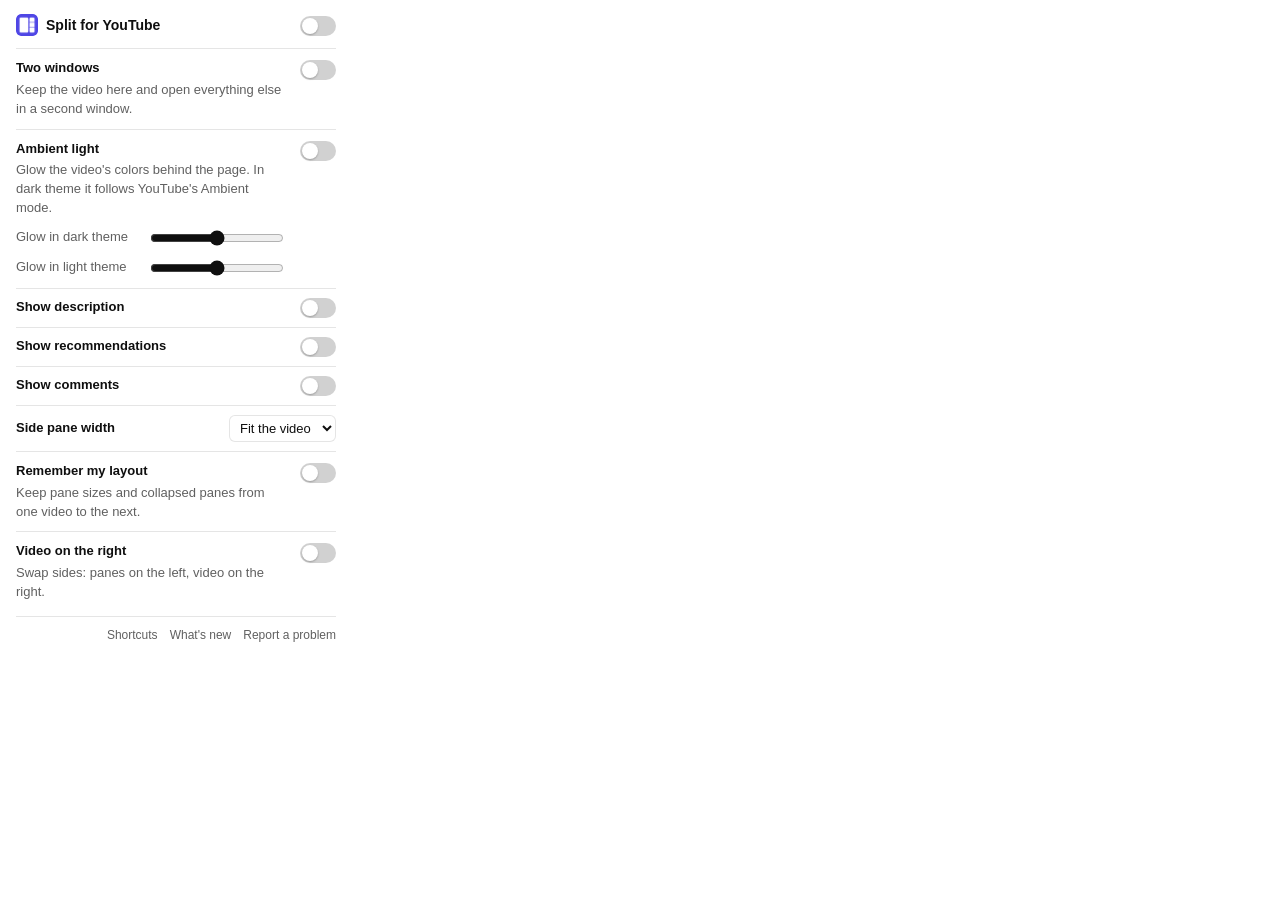
<file: src/popup.html>
<!doctype html>
<html lang="en">
<head>
  <meta charset="utf-8" />
  <meta name="color-scheme" content="light dark" />
  <link rel="stylesheet" href="popup.css" />
</head>
<body>
  <header>
    <img src="../icons/icon48.png" width="22" height="22" alt="" />
    <h1>Split for YouTube</h1>
    <label class="master" for="splitEnabled" title="Turn the whole extension on or off">
      <input type="checkbox" id="splitEnabled" role="switch" aria-label="Split layout" />
      <span class="switch" aria-hidden="true"></span>
    </label>
  </header>

  <main id="options">
    <label class="row" for="twoWindowMode">
      <span class="text">
        <span class="title">Two windows</span>
        <span class="desc">Keep the video here and open everything else in a second window.</span>
      </span>
      <input type="checkbox" id="twoWindowMode" role="switch" />
      <span class="switch" aria-hidden="true"></span>
    </label>

    <label class="row" for="ambientEnabled">
      <span class="text">
        <span class="title">Ambient light</span>
        <span class="desc">Glow the video's colors behind the page. In dark theme it follows YouTube's Ambient mode.</span>
      </span>
      <input type="checkbox" id="ambientEnabled" role="switch" />
      <span class="switch" aria-hidden="true"></span>
    </label>

    <label class="row slider-row" for="ambientStrength">
      <span class="title">Glow in dark theme</span>
      <input type="range" id="ambientStrength" min="10" max="100" step="5" />
      <output id="ambientStrengthValue" for="ambientStrength"></output>
    </label>

    <label class="row slider-row" for="ambientStrengthLight">
      <span class="title">Glow in light theme</span>
      <input type="range" id="ambientStrengthLight" min="10" max="100" step="5" />
      <output id="ambientStrengthLightValue" for="ambientStrengthLight"></output>
    </label>

    <label class="row compact" for="showDescription">
      <span class="title">Show description</span>
      <input type="checkbox" id="showDescription" role="switch" />
      <span class="switch" aria-hidden="true"></span>
    </label>

    <label class="row compact" for="showRecommendations">
      <span class="title">Show recommendations</span>
      <input type="checkbox" id="showRecommendations" role="switch" />
      <span class="switch" aria-hidden="true"></span>
    </label>

    <label class="row compact" for="showComments">
      <span class="title">Show comments</span>
      <input type="checkbox" id="showComments" role="switch" />
      <span class="switch" aria-hidden="true"></span>
    </label>

    <label class="row compact" for="sideWidth">
      <span class="title">Side pane width</span>
      <select id="sideWidth">
        <option value="auto">Fit the video</option>
        <option value="narrow">Narrow</option>
        <option value="balanced">Balanced</option>
        <option value="wide">Half and half</option>
      </select>
    </label>

    <label class="row" for="rememberLayout">
      <span class="text">
        <span class="title">Remember my layout</span>
        <span class="desc">Keep pane sizes and collapsed panes from one video to the next.</span>
      </span>
      <input type="checkbox" id="rememberLayout" role="switch" />
      <span class="switch" aria-hidden="true"></span>
    </label>

    <label class="row" for="videoOnRight">
      <span class="text">
        <span class="title">Video on the right</span>
        <span class="desc">Swap sides: panes on the left, video on the right.</span>
      </span>
      <input type="checkbox" id="videoOnRight" role="switch" />
      <span class="switch" aria-hidden="true"></span>
    </label>
  </main>

  <footer>
    <span id="version"></span>
    <span class="links">
      <a href="#" id="shortcuts">Shortcuts</a>
      <a href="https://github.com/junjing02/split-for-youtube/releases" target="_blank" rel="noopener">What's new</a>
      <a href="https://github.com/junjing02/split-for-youtube/issues/new/choose" target="_blank" rel="noopener">Report a problem</a>
    </span>
  </footer>

  <script src="popup.js"></script>
</body>
</html>
</file>
<file: docs/style.css>
/* Design direction: a quiet, monochrome page (graphite ink on near-white,
   or the inverse in dark mode) where the ONLY color is the live demo: a
   cinematic teal-and-orange video, plus (dark mode only, like the
   extension's ambient light) its glow and the light it spills onto the page. One bold element, everything else disciplined.
   Light by default; dark by system setting or the nav's toggle (theme.js).

   Palette: paper #FAFAFA, ink #111316, slate #5D636D, line (ink at low
   alpha); dark: #0A0A0B, #F3F3F4, #9B9CA3. Demo only: orange #FB923C,
   teal #14B8A6, deep teal #0E7490. */
:root {
  color-scheme: light;
  --bg: #fafafa;
  --surface: #ffffff;
  --bg-raised: #f1f1f2;
  --nav-bg: rgba(250, 250, 250, 0.82);
  --text: #111316;
  --text-dim: #5d636d;
  --border: rgba(17, 19, 22, 0.08);
  --line: rgba(17, 19, 22, 0.14);
  --line-strong: rgba(17, 19, 22, 0.28);
  /* "Accent" is ink: primary buttons, focus rings, the demo's divider. */
  --accent: #111316;
  --accent-hover: #2b2f36;
  --on-accent: #ffffff;
  --mock-bg: #ffffff;
  /* Translucent, like the extension's panes, so the mock ambient glow
     shows through them after the split. */
  --mock-pane: rgba(244, 244, 246, 0.72);
  /* Demo ambient glow: a soft pastel wash in light mode, like the
     extension's own light-theme glow (v1.3.4); dark mode sets these
     stronger. */
  --mock-glow: 0.45; /* glow inside the mock window, after the split */
  --spill: 0.28; /* glow spilling onto the page, after the split */
  --spill-hint: 0.05; /* faint spill before the split */
  /* Page backdrop: grain and layout rules in both themes; the projector
     beam and ambient drift are dark mode only (0 here). */
  --grain: 0.05;
  --rule: rgba(17, 19, 22, 0.06);
  --beam: transparent;
  --ambient-bg: 0;
  --ease: cubic-bezier(0.65, 0, 0.35, 1);
  --shadow-window: 0 0 0 1px rgba(17, 19, 22, 0.05), 0 2px 4px rgba(17, 19, 22, 0.04),
    0 16px 32px -12px rgba(17, 19, 22, 0.12), 0 56px 112px -40px rgba(17, 19, 22, 0.28);
  --font: "Geist", -apple-system, BlinkMacSystemFont, "Segoe UI", Roboto, Helvetica, Arial, sans-serif;
}

/* Dark tokens, in two places with the same values: (1) the visitor's
   explicit choice or the system setting as applied by theme.js
   (html[data-theme="dark"]); (2) the system setting on its own, for when
   that script doesn't run, unless light was explicitly chosen. Keep the
   two blocks identical. */
:root[data-theme="dark"] {
  color-scheme: dark;
  --bg: #0a0a0b;
  --surface: #111113;
  --bg-raised: #18181b;
  --nav-bg: rgba(10, 10, 11, 0.8);
  --text: #f3f3f4;
  --text-dim: #9b9ca3;
  --border: rgba(255, 255, 255, 0.08);
  --line: rgba(255, 255, 255, 0.14);
  --line-strong: rgba(255, 255, 255, 0.3);
  --accent: #f3f3f4;
  --accent-hover: #ffffff;
  --on-accent: #0a0a0b;
  --mock-bg: #0f0f0f;
  --mock-pane: rgba(27, 27, 29, 0.6);
  --mock-glow: 0.85;
  --spill: 0.7;
  --spill-hint: 0.12;
  --grain: 0.06;
  --rule: rgba(255, 255, 255, 0.055);
  --beam: rgba(255, 255, 255, 0.08);
  --ambient-bg: 0.13;
  --shadow-window: 0 0 0 1px rgba(255, 255, 255, 0.07), 0 2px 4px rgba(0, 0, 0, 0.4),
    0 16px 32px -12px rgba(0, 0, 0, 0.5), 0 56px 112px -40px rgba(0, 0, 0, 0.9);
}

@media (prefers-color-scheme: dark) {
  :root:not([data-theme="light"]) {
    color-scheme: dark;
    --bg: #0a0a0b;
    --surface: #111113;
    --bg-raised: #18181b;
    --nav-bg: rgba(10, 10, 11, 0.8);
    --text: #f3f3f4;
    --text-dim: #9b9ca3;
    --border: rgba(255, 255, 255, 0.08);
    --line: rgba(255, 255, 255, 0.14);
    --line-strong: rgba(255, 255, 255, 0.3);
    --accent: #f3f3f4;
    --accent-hover: #ffffff;
    --on-accent: #0a0a0b;
    --mock-bg: #0f0f0f;
    --mock-pane: rgba(27, 27, 29, 0.6);
    --mock-glow: 0.85;
    --spill: 0.7;
    --spill-hint: 0.12;
    --grain: 0.06;
    --rule: rgba(255, 255, 255, 0.055);
    --beam: rgba(255, 255, 255, 0.08);
    --ambient-bg: 0.13;
    --shadow-window: 0 0 0 1px rgba(255, 255, 255, 0.07), 0 2px 4px rgba(0, 0, 0, 0.4),
      0 16px 32px -12px rgba(0, 0, 0, 0.5), 0 56px 112px -40px rgba(0, 0, 0, 0.9);
  }
}

* {
  box-sizing: border-box;
}

html {
  scroll-behavior: smooth;
}

body {
  margin: 0;
  background: var(--bg);
  color: var(--text);
  font-family: var(--font);
  font-size: 16px;
  line-height: 1.6;
  -webkit-font-smoothing: antialiased;
  -moz-osx-font-smoothing: grayscale;
  overflow-x: hidden;
}

h1,
h2,
h3 {
  text-wrap: balance;
}

p {
  text-wrap: pretty;
}

a {
  color: inherit;
}

img {
  display: block;
}

:focus-visible {
  outline: 2px solid var(--accent);
  outline-offset: 3px;
  border-radius: 6px;
}

.container {
  max-width: 1120px;
  margin: 0 auto;
  padding: 0 32px;
}

/* Page backdrop: quiet, cinematic texture behind everything, so the page
   isn't flat while the demos stay the one bold element. Fixed to the
   viewport, behind all content (z-index -1 in the root stacking context;
   body's own background paints on the canvas underneath).
   - Grain: fine film-like noise, both themes.
   - Rules: hairlines at the content edges and at the "split" (~68% across,
     like the video/side-pane divide), both themes, fading in below the nav.
   - Ambient: two faint, heavily blurred teal/orange glows drifting slowly,
     echoing the ambient-light feature. Dark mode only.
   - Beam (on .hero): a soft projector cone falling onto the hero mockup.
     Dark mode only. */
.page-fx {
  position: fixed;
  inset: 0;
  z-index: -1;
  overflow: hidden;
  pointer-events: none;
}

.fx-ambient {
  position: absolute;
  inset: -20%;
  background: radial-gradient(38% 34% at 22% 30%, rgba(251, 146, 60, 1), transparent 70%),
    radial-gradient(40% 36% at 80% 72%, rgba(20, 184, 166, 1), transparent 70%);
  filter: blur(90px);
  opacity: var(--ambient-bg);
  animation: fxDrift 40s ease-in-out infinite alternate;
}

@keyframes fxDrift {
  from {
    transform: translate3d(-4%, -2%, 0) rotate(0deg);
  }
  to {
    transform: translate3d(4%, 3%, 0) rotate(8deg);
  }
}

.fx-rules {
  --edge: max(32px, 50% - 528px);
  position: absolute;
  inset: 0;
  background: linear-gradient(var(--rule), var(--rule)) var(--edge) 0 / 1px 100% no-repeat,
    linear-gradient(var(--rule), var(--rule)) calc(100% - var(--edge)) 0 / 1px 100% no-repeat,
    linear-gradient(var(--rule), var(--rule)) calc(var(--edge) + 0.68 * min(100% - 64px, 1056px)) 0 / 1px 100% no-repeat;
  -webkit-mask-image: linear-gradient(to bottom, transparent 64px, #000 220px);
  mask-image: linear-gradient(to bottom, transparent 64px, #000 220px);
}

.fx-grain {
  position: absolute;
  inset: 0;
  opacity: var(--grain);
  background-image: url("data:image/svg+xml,%3Csvg xmlns='http://www.w3.org/2000/svg' width='180' height='180'%3E%3Cfilter id='n'%3E%3CfeTurbulence type='fractalNoise' baseFrequency='0.9' numOctaves='2' stitchTiles='stitch'/%3E%3CfeColorMatrix type='saturate' values='0'/%3E%3C/filter%3E%3Crect width='100%25' height='100%25' filter='url(%23n)'/%3E%3C/svg%3E");
  background-size: 180px 180px;
}

/* Projector beam: a narrow cone from the top of the page, widening down
   onto the hero mockup, plus a soft halo where it starts. */
.hero {
  position: relative;
}

.hero::before {
  content: "";
  position: absolute;
  z-index: -1;
  top: -64px;
  left: 50%;
  width: 1400px;
  height: 1100px;
  transform: translateX(-50%);
  pointer-events: none;
  background: conic-gradient(from 160deg at 50% 0%, transparent 0deg, var(--beam) 20deg, transparent 40deg),
    radial-gradient(30% 18% at 50% 0%, var(--beam), transparent 70%);
  filter: blur(36px);
  -webkit-mask-image: linear-gradient(to bottom, #000 40%, transparent 95%);
  mask-image: linear-gradient(to bottom, #000 40%, transparent 95%);
}

@media (max-width: 640px) {
  .fx-rules {
    display: none;
  }
}

@media (prefers-reduced-motion: reduce) {
  .fx-ambient {
    animation: none;
  }
}

/* Nav */

.nav {
  position: sticky;
  top: 0;
  z-index: 10;
  background: var(--nav-bg);
  -webkit-backdrop-filter: saturate(180%) blur(14px);
  backdrop-filter: saturate(180%) blur(14px);
  border-bottom: 1px solid transparent;
  transition: border-color 0.2s ease;
}

/* Border appears once the page is scrolled (script.js). */
.nav.is-scrolled {
  border-bottom-color: var(--border);
}

.nav-inner {
  height: 64px;
  display: flex;
  align-items: center;
  justify-content: space-between;
}

.brand {
  display: flex;
  align-items: center;
  gap: 10px;
  text-decoration: none;
  font-weight: 600;
  font-size: 15px;
  letter-spacing: -0.01em;
}

.brand img {
  border-radius: 6px;
}

.nav nav {
  display: flex;
  align-items: center;
  gap: 32px;
  font-size: 14px;
}

.nav nav a {
  text-decoration: none;
  color: var(--text-dim);
  transition: color 0.15s ease;
}

.nav nav a:hover {
  color: var(--text);
}

.nav-github {
  display: inline-flex;
  align-items: center;
  gap: 7px;
}

.nav-github svg {
  width: 16px;
  height: 16px;
}

/* Theme toggle: shows the icon for the theme a click switches TO (moon
   in light, sun in dark). Hidden until theme.js has set data-theme, since
   without the script it couldn't do anything. */
.theme-toggle {
  display: none;
  align-items: center;
  justify-content: center;
  width: 34px;
  height: 34px;
  margin-left: -6px;
  padding: 0;
  border: 1px solid transparent;
  border-radius: 999px;
  background: none;
  color: var(--text-dim);
  cursor: pointer;
  transition: color 0.15s ease, border-color 0.15s ease;
}

:root[data-theme] .theme-toggle {
  display: inline-flex;
}

.theme-toggle:hover {
  color: var(--text);
  border-color: var(--border);
}

.theme-toggle svg {
  width: 17px;
  height: 17px;
}

.theme-toggle .icon-sun,
:root[data-theme="dark"] .theme-toggle .icon-moon {
  display: none;
}

:root[data-theme="dark"] .theme-toggle .icon-sun {
  display: block;
}

/* Hero: left-aligned type as the main typographic moment, then the demo
   at full width. */

.hero {
  padding-top: 112px;
  padding-bottom: 96px;
}

.hero-text {
  max-width: 760px;
  margin-bottom: 80px;
}

.hero h1 {
  margin: 0 0 28px;
  max-width: 16ch;
  font-weight: 600;
  font-size: clamp(42px, 7vw, 86px);
  line-height: 0.98;
  letter-spacing: -0.048em;
}

.subtitle {
  margin: 0 0 40px;
  max-width: 34em;
  color: var(--text-dim);
  font-size: 19px;
  line-height: 1.55;
  letter-spacing: -0.005em;
}

.cta-row {
  display: flex;
  align-items: center;
  gap: 12px;
  flex-wrap: wrap;
}

.btn {
  display: inline-flex;
  align-items: center;
  gap: 8px;
  height: 46px;
  padding: 0 22px;
  border-radius: 999px;
  font-size: 15px;
  font-weight: 500;
  text-decoration: none;
  transition: background-color 0.15s ease, border-color 0.15s ease, transform 0.1s ease;
}

.btn svg {
  width: 16px;
  height: 16px;
}

.btn:active {
  transform: translateY(1px);
}

.btn-primary {
  background: var(--accent);
  color: var(--on-accent);
}

.btn-primary:hover {
  background: var(--accent-hover);
}

.btn-secondary {
  color: var(--text);
  border: 1px solid var(--line);
}

.btn-secondary:hover {
  border-color: var(--line-strong);
}

.hero-meta {
  margin: 20px 0 0;
  font-size: 14px;
  color: var(--text-dim);
}

/* Mockup: ONE mock browser window that plays through how the extension
   actually behaves (script.js drives the timeline via state classes on
   .morph-demo): regular YouTube -> scrolling loses the video -> the split
   layout -> lists scroll on their own -> dragging the divider -> collapsing
   a pane. Built as plain absolutely-positioned boxes transitioning
   left/top/width/height PERCENTAGES — no clip-path or custom-property
   animation (an earlier drag-slider built that way broke when deployed).

   Geometry: .morph-body (16:10 window minus the 37px browser bar) is
   ~1.70-1.75x as wide as it is tall on desktop, so a 16:9 video's height
   is ~0.955-0.985x its width percentage (~0.71x on mobile, see the media
   query). Every top/height below is worked out from that; re-derive them
   if the window's aspect ratio or the bar height changes. */

.morph-demo {
  position: relative;
  isolation: isolate;
  width: 100%;
  max-width: 1032px;
  margin: 0 auto;
}

/* The mock video's ambient light spilling softly onto the page around
   the window once the layout splits, a faint hint of it before. Behind
   the window (z-index -1 inside .morph-demo's own stacking context). */
.morph-demo::before {
  content: "";
  position: absolute;
  z-index: -1;
  top: 12%;
  left: 2%;
  right: 2%;
  bottom: -2%;
  pointer-events: none;
  border-radius: 40px;
  background: radial-gradient(50% 60% at 30% 45%, rgba(251, 146, 60, 0.85), transparent 70%),
    radial-gradient(45% 55% at 56% 75%, rgba(20, 184, 166, 0.7), transparent 70%),
    radial-gradient(50% 60% at 82% 40%, rgba(14, 116, 144, 0.55), transparent 70%);
  filter: blur(72px);
  opacity: var(--spill-hint);
  transition: opacity 1s ease;
}

.morph-demo.is-after::before {
  opacity: var(--spill);
}

.morph-label {
  position: relative;
  height: 28px;
  margin-bottom: 14px;
}

.morph-caption {
  position: absolute;
  left: 50%;
  top: 0;
  transform: translateX(-50%);
  white-space: nowrap;
  padding: 4px 12px;
  border: 1px solid var(--border);
  border-radius: 999px;
  background: var(--bg);
  font-size: 13px;
  font-weight: 500;
  color: var(--text-dim);
  transition: opacity 0.2s ease;
}

.morph-caption.is-changing {
  opacity: 0;
}

.compare-window {
  background: var(--mock-bg);
  border: 1px solid var(--border);
  border-radius: 14px;
  overflow: hidden;
  box-shadow: var(--shadow-window);
  display: flex;
  flex-direction: column;
}

.compare-window-landscape {
  width: 100%;
  aspect-ratio: 16 / 10;
}

/* Browser bar: 36px + 1px border = the 37px the geometry note assumes.
   Right padding matches the dots' width so the URL pill sits centered. */
.compare-dots {
  display: flex;
  align-items: center;
  gap: 6px;
  height: 36px;
  padding: 0 53px 0 14px;
  border-bottom: 1px solid var(--border);
  background: var(--bg-raised);
  flex-shrink: 0;
}

.compare-dots span {
  width: 9px;
  height: 9px;
  border-radius: 50%;
  background: var(--line);
  flex-shrink: 0;
}

.mock-url {
  margin: 0 auto;
  width: min(46%, 320px);
  height: 20px;
  border: 1px solid var(--border);
  border-radius: 6px;
  background: var(--mock-bg);
  font-size: 11px;
  line-height: 18px;
  text-align: center;
  color: var(--text-dim);
  white-space: nowrap;
  overflow: hidden;
  text-overflow: ellipsis;
}

.morph-body {
  position: relative;
  flex: 1;
  min-height: 0;
  overflow: hidden;
  background: var(--mock-bg);
}

.morph-pane {
  position: absolute;
  transition: left 0.85s var(--ease), top 0.85s var(--ease), width 0.85s var(--ease), height 0.85s var(--ease),
    padding 0.6s ease, background-color 0.5s ease, border-color 0.5s ease, opacity 0.3s ease;
}

/* YouTube's masthead: stays fixed and opaque on top, so in the "scrolled"
   state the video slides up underneath it, as on the real page. After the
   split it turns transparent, as the extension makes it, so the ambient
   glow reaches the top. */
.mock-masthead {
  position: absolute;
  z-index: 3;
  left: 0;
  right: 0;
  top: 0;
  height: 7%;
  padding: 0 2%;
  display: flex;
  align-items: center;
  justify-content: space-between;
  gap: 4%;
  background-color: var(--mock-bg);
  transition: background-color 0.6s ease;
}

.morph-demo.is-after .mock-masthead {
  background-color: transparent;
}

/* Ambient light: a soft glow in the mock video's own colors behind the
   whole window, fading in once the layout splits (the extension's glow
   follows YouTube's Ambient mode; this just shows the look). Same
   gradient colors (teal and orange) and sceneDrift animation (same duration, started
   together) as .mock-scene, so the glow drifts in step with the video.
   First child of .morph-body with z-index auto, so it paints under the
   video and panes by tree order; inset -12% keeps the blurred edges
   outside the window. */
.mock-ambient {
  position: absolute;
  inset: -12%;
  pointer-events: none;
  opacity: 0;
  transition: opacity 0.8s ease;
  background: radial-gradient(ellipse 42% 52% at 30% 45%, rgba(251, 146, 60, 0.85), transparent 70%),
    radial-gradient(ellipse 38% 48% at 50% 70%, rgba(20, 184, 166, 0.7), transparent 70%),
    radial-gradient(ellipse 55% 60% at 80% 40%, rgba(14, 116, 144, 0.45), transparent 70%);
  background-size: 140% 140%;
  filter: blur(48px);
  animation: sceneDrift 14s ease-in-out infinite alternate;
}

.morph-demo.is-after .mock-ambient {
  opacity: var(--mock-glow);
  transition-delay: 0.3s;
}

.mh-left,
.mh-right {
  display: flex;
  align-items: center;
  gap: 12px;
  flex-shrink: 0;
}

.mh-menu {
  display: flex;
  flex-direction: column;
  gap: 3px;
}

.mh-menu i {
  display: block;
  width: 12px;
  height: 2px;
  border-radius: 1px;
  background: var(--line-strong);
}

.mh-logo {
  display: flex;
  align-items: center;
  gap: 5px;
}

/* Neutral, grayscale site mark (not YouTube's red play logo), so the
   mockups don't look like YouTube's own branding. */
.mh-logo-mark {
  width: 14px;
  height: 14px;
  border-radius: 4px;
  background: var(--line-strong);
}

.mh-logo-text {
  width: 38px;
  height: 7px;
  border-radius: 2px;
  background: var(--line-strong);
}

.mh-search {
  flex: 1;
  max-width: 42%;
  height: 52%;
  display: flex;
}

.mh-search-box {
  flex: 1;
  border: 1px solid var(--line);
  border-right: none;
  border-radius: 999px 0 0 999px;
}

.mh-search-btn {
  width: 14%;
  min-width: 24px;
  border: 1px solid var(--line);
  border-radius: 0 999px 999px 0;
  background: var(--bg-raised);
}

.mh-icon {
  width: 13px;
  height: 13px;
  border-radius: 50%;
  border: 2px solid var(--line-strong);
}

.mh-avatar {
  width: 18px;
  height: 18px;
  border-radius: 50%;
  background: linear-gradient(135deg, #f59e0b, #ec4899);
}

/* The player: a drifting "scene" plus YouTube-style controls whose red
   progress bar keeps advancing in every state — the video keeps playing
   the whole time, which is the point. */
.morph-video {
  aspect-ratio: 16 / 9;
  border-radius: 8px;
  overflow: hidden;
  background: #000000;
  left: 3%;
  top: 9.5%;
  width: 58%;
}

.mock-scene {
  position: absolute;
  inset: 0;
  background: radial-gradient(ellipse 60% 70% at 30% 35%, rgba(251, 146, 60, 0.6), transparent 70%),
    radial-gradient(ellipse 50% 60% at 78% 70%, rgba(20, 184, 166, 0.5), transparent 70%),
    linear-gradient(160deg, #0b2530, #0a0f14 70%);
  background-size: 140% 140%;
  animation: sceneDrift 14s ease-in-out infinite alternate;
}

@keyframes sceneDrift {
  from {
    background-position: 0% 0%;
  }
  to {
    background-position: 100% 100%;
  }
}

.mock-controls {
  position: absolute;
  left: 0;
  right: 0;
  bottom: 0;
  padding: 8% 3% 2.5%;
  background: linear-gradient(to top, rgba(0, 0, 0, 0.55), transparent);
}

.mock-progress {
  height: 3px;
  margin-bottom: 7px;
  border-radius: 2px;
  background: rgba(255, 255, 255, 0.28);
  overflow: hidden;
}

.mock-progress span {
  display: block;
  height: 100%;
  width: 18%;
  background: #ff0033;
  animation: mockPlay 40s linear infinite;
}

@keyframes mockPlay {
  from {
    width: 18%;
  }
  to {
    width: 82%;
  }
}

.mock-ctrl-row {
  display: flex;
  align-items: center;
  gap: 10px;
}

.mock-ctrl-row i {
  display: block;
  height: 7px;
  border-radius: 2px;
  background: rgba(255, 255, 255, 0.85);
}

.mock-ctrl-row .c-pause {
  width: 3px;
  border-radius: 0;
  background: none;
  border-left: 2px solid rgba(255, 255, 255, 0.9);
  border-right: 2px solid rgba(255, 255, 255, 0.9);
}

.mock-ctrl-row .c-vol {
  width: 14px;
}

.mock-ctrl-row .c-time {
  width: 44px;
  opacity: 0.55;
}

.mock-ctrl-row .c-spacer {
  flex: 1;
  background: none;
}

.mock-ctrl-row .c-btn {
  width: 9px;
}

/* Main divider: invisible until the cursor hovers it, like the real one. */
.morph-divider {
  z-index: 2;
  width: 3px;
  margin-left: -1.5px;
  border-radius: 2px;
  background: var(--accent);
  left: 62.5%;
  top: 9.5%;
  height: 87.5%;
  opacity: 0;
}

/* Description / Recommended / Comments. Before the split they're plain
   page content (no box, no inset — like YouTube's own title block,
   sidebar and comments); the split gives each its pane chrome. */
.morph-desc,
.morph-rec,
.morph-comments {
  display: flex;
  flex-direction: column;
  gap: 7px;
  overflow: hidden;
  padding: 4px 0;
  border: 1px solid transparent;
  border-radius: 10px;
  background-color: transparent;
}

/* Before-state geometry (desktop): YouTube's own layout — title/channel
   and comments stacked under the video (3%-61% column), the recommended
   sidebar beside it (64%-97%), all starting at the video's top (9.5%,
   just under the masthead). Video bottom is ~64.9-66.6% (see geometry
   note above), so the title block starts at 68%. */
.morph-desc {
  left: 3%;
  top: 68%;
  width: 58%;
  height: 11%;
}

.morph-comments {
  left: 3%;
  top: 81%;
  width: 58%;
  height: 16%;
}

.morph-rec {
  left: 64%;
  top: 9.5%;
  width: 33%;
  height: 87.5%;
}

.morph-demo.is-after .morph-desc,
.morph-demo.is-after .morph-rec,
.morph-demo.is-after .morph-comments {
  padding: 7px 10px;
  border-color: var(--border);
  background-color: var(--mock-pane);
}

.mock-row-header {
  position: relative;
  flex-shrink: 0;
  display: flex;
  align-items: center;
  justify-content: space-between;
  min-height: 14px;
  font-size: 10px;
  font-weight: 600;
  letter-spacing: 0.05em;
  text-transform: uppercase;
  color: var(--text-dim);
}

.caret {
  opacity: 0;
  transition: opacity 0.3s ease, transform 0.25s ease;
}

.morph-demo.is-after .caret {
  opacity: 1;
}

.morph-demo.comments-collapsed .morph-comments .caret {
  transform: rotate(-90deg);
}

/* Recommended header: YouTube's filter chips before the split, our pane
   label after — stacked in one grid cell and cross-faded. */
.rec-header {
  display: grid;
}

.rec-header > * {
  grid-area: 1 / 1;
  transition: opacity 0.3s ease;
}

.hdr-chips {
  display: flex;
  align-items: center;
  gap: 5px;
}

.hdr-chips i {
  display: block;
  width: 30px;
  height: 13px;
  border-radius: 6px;
  background: var(--bg-raised);
  border: 1px solid var(--border);
}

.hdr-chips i:first-child {
  background: var(--text);
  border-color: var(--text);
  opacity: 0.85;
}

.hdr-label {
  display: flex;
  align-items: center;
  justify-content: space-between;
  opacity: 0;
}

.morph-demo.is-after .hdr-chips {
  opacity: 0;
}

.morph-demo.is-after .hdr-label {
  opacity: 1;
}

/* Title + channel row under the video; after the split it moves into the
   description pane, which starts collapsed to just its header (the real
   extension's default). */
.desc-full {
  display: flex;
  flex-direction: column;
  gap: 7px;
  transition: opacity 0.3s ease;
}

.mock-title {
  height: 9px;
  border-radius: 3px;
  background: var(--line-strong);
}

.channel-row {
  align-items: center;
}

.channel-row .stack-lines {
  flex: 0 1 34%;
}

.mock-sub-btn {
  margin-left: 6px;
  padding: 4px 9px;
  border-radius: 999px;
  background: var(--text);
  color: var(--bg);
  font-size: 9px;
  font-weight: 600;
  line-height: 1;
}

.desc-header {
  position: absolute;
  top: 0;
  left: 0;
  right: 0;
  padding: 8px 10px;
  opacity: 0;
  transition: opacity 0.3s ease;
}

.morph-demo.is-after .desc-full {
  opacity: 0;
}

.morph-demo.is-after .desc-header {
  opacity: 1;
  transition-delay: 0.35s;
}

/* Scrollable lists inside Recommended/Comments. Rows never shrink (the
   list clips instead), and script.js scrolls them via scrollTop to show
   they move independently of the video. pointer-events:none keeps a
   visitor's own scrolling from fighting the automated one. */
.morph-scroll-list {
  flex: 1;
  min-height: 0;
  display: flex;
  flex-direction: column;
  gap: 7px;
  overflow-y: auto;
  overflow-x: hidden;
  scroll-behavior: smooth;
  scrollbar-width: none;
  pointer-events: none;
}

.morph-scroll-list::-webkit-scrollbar {
  display: none;
}

.item-row {
  display: flex;
  gap: 8px;
  align-items: flex-start;
  flex-shrink: 0;
}

.stack-thumb {
  position: relative;
  width: 50px;
  height: 28px;
  border-radius: 5px;
  flex-shrink: 0;
}

/* Duration badge. */
.stack-thumb::after {
  content: "";
  position: absolute;
  right: 3px;
  bottom: 3px;
  width: 12px;
  height: 5px;
  border-radius: 2px;
  background: rgba(0, 0, 0, 0.6);
}

.avatar {
  width: 20px;
  height: 20px;
  border-radius: 50%;
  flex-shrink: 0;
}

.stack-lines {
  flex: 1;
  min-width: 0;
  display: flex;
  flex-direction: column;
  gap: 4px;
  padding-top: 1px;
}

/* Widths are set per line inline in the HTML, varied like real text. */
.stack-lines span {
  height: 5px;
  border-radius: 3px;
  background: var(--line);
}

.stack-lines .t {
  background: var(--line-strong);
}

.thumb-amber {
  background: linear-gradient(135deg, rgba(245, 158, 11, 0.7), rgba(217, 119, 6, 0.35));
}

.thumb-rose {
  background: linear-gradient(135deg, rgba(244, 63, 94, 0.7), rgba(190, 24, 93, 0.35));
}

.thumb-cyan {
  background: linear-gradient(135deg, rgba(34, 211, 238, 0.7), rgba(8, 145, 178, 0.35));
}

.thumb-emerald {
  background: linear-gradient(135deg, rgba(16, 185, 129, 0.7), rgba(5, 150, 105, 0.35));
}

.thumb-violet {
  background: linear-gradient(135deg, rgba(139, 92, 246, 0.7), rgba(109, 40, 217, 0.35));
}

.thumb-sky {
  background: linear-gradient(135deg, rgba(56, 189, 248, 0.7), rgba(2, 132, 199, 0.35));
}

.thumb-lime {
  background: linear-gradient(135deg, rgba(163, 230, 53, 0.7), rgba(101, 163, 13, 0.35));
}

/* Fake cursor: an arrow, swapped for a resize glyph over the divider. Its
   left/top is the pointer's hotspot. Moves with the same duration/easing
   as the panes so a drag stays glued to the divider. */
.mock-cursor {
  position: absolute;
  z-index: 4;
  width: 16px;
  height: 16px;
  left: 86%;
  top: 104%;
  opacity: 0;
  pointer-events: none;
  transition: left 0.85s var(--ease), top 0.85s var(--ease), opacity 0.3s ease;
}

.mock-cursor svg {
  position: absolute;
  width: 16px;
  height: 16px;
  transition: opacity 0.15s ease, transform 0.12s ease;
  filter: drop-shadow(0 1px 1px rgba(0, 0, 0, 0.35));
}

.cur-arrow {
  left: 0;
  top: 0;
  transform-origin: 0 0;
}

.cur-resize {
  left: -8px;
  top: -8px;
  opacity: 0;
}

.morph-demo.cursor-divider .mock-cursor,
.morph-demo.cursor-comments .mock-cursor,
.morph-demo.cursor-collapsed .mock-cursor {
  opacity: 1;
}

.morph-demo.cursor-divider .cur-arrow {
  opacity: 0;
}

.morph-demo.cursor-divider .cur-resize {
  opacity: 1;
}

.morph-demo.cursor-press .cur-arrow {
  transform: scale(0.8);
}

/* ---- State: scrolled (regular YouTube, page scrolled down) ----
   Everything moves up by the same 60% (one page scroll); the video ends
   fully hidden behind the masthead. Sidebar and comments grow downward
   so the page still reads as continuing past the bottom edge. */
.morph-demo.is-scrolled .morph-video {
  top: -50.5%;
}

.morph-demo.is-scrolled .morph-desc {
  top: 8%;
}

.morph-demo.is-scrolled .morph-comments {
  top: 21%;
  height: 76%;
}

.morph-demo.is-scrolled .morph-rec {
  top: -50.5%;
  height: 147.5%;
}

/* ---- State: after (the split) ----
   Uniform ~10px spacing (1% across, 1.7% down). Video centered in the
   content area below the masthead (7%-100%, center 53.5%). */
.morph-demo.is-after .morph-video {
  left: 1%;
  top: 21%;
  width: 67%;
}

.morph-demo.is-after .morph-divider {
  left: 68.5%;
  top: 8.7%;
  height: 89.6%;
}

.morph-demo.is-after .morph-desc {
  left: 69%;
  top: 8.7%;
  width: 30%;
  height: 5.5%;
}

.morph-demo.is-after .morph-rec {
  left: 69%;
  top: 15.9%;
  width: 30%;
  height: 40.3%;
}

.morph-demo.is-after .morph-comments {
  left: 69%;
  top: 57.9%;
  width: 30%;
  height: 40.4%;
}

/* Divider dragged left: horizontal only (left/width), so it combines
   cleanly with the vertical-only collapse rules below. */
.morph-demo.is-after.is-dragged .morph-video {
  top: 28.5%;
  width: 52%;
}

.morph-demo.is-after.is-dragged .morph-divider {
  left: 53.5%;
}

.morph-demo.is-after.is-dragged .morph-desc,
.morph-demo.is-after.is-dragged .morph-rec,
.morph-demo.is-after.is-dragged .morph-comments {
  left: 54%;
  width: 45%;
}

/* Comments collapsed to its header; Recommended grows into the space. */
.morph-demo.is-after.comments-collapsed .morph-rec {
  height: 75.2%;
}

.morph-demo.is-after.comments-collapsed .morph-comments {
  top: 92.8%;
  height: 5.5%;
}

/* Cursor positions (hotspot). Order matters: .is-dragged must come after
   .cursor-divider so it wins at equal specificity. */
.morph-demo.cursor-divider .mock-cursor {
  left: 68.5%;
  top: 50%;
}

.morph-demo.cursor-divider .morph-divider {
  opacity: 1;
}

.morph-demo.is-dragged .mock-cursor {
  left: 53.5%;
}

.morph-demo.cursor-comments .mock-cursor {
  left: 78%;
  top: 60.8%;
}

.morph-demo.cursor-collapsed .mock-cursor {
  left: 78%;
  top: 95.5%;
}

@media (prefers-reduced-motion: reduce) {
  .morph-pane,
  .morph-caption,
  .mock-cursor,
  .desc-full,
  .desc-header,
  .caret,
  .rec-header > *,
  .mock-masthead,
  .mock-ambient {
    transition: none !important;
  }

  .mock-scene,
  .mock-progress span,
  .mock-ambient {
    animation: none;
  }

  .morph-scroll-list {
    scroll-behavior: auto;
  }
}

/* Sections */

.section {
  padding-top: 120px;
  padding-bottom: 120px;
}

.section-title {
  margin: 0;
  max-width: 20ch;
  font-weight: 600;
  font-size: clamp(32px, 4.6vw, 52px);
  line-height: 1.04;
  letter-spacing: -0.04em;
}

.section-lead {
  margin: 20px 0 0;
  max-width: 30em;
  color: var(--text-dim);
  font-size: 17px;
}

/* Features: plain columns (six, as 3 x 2), each opened by a hairline rule (the rule
   separates items; no boxes, shadows or hover effects). Color stays out
   of here on purpose: the demo above is the only colorful thing. */
.feature-grid {
  display: grid;
  grid-template-columns: repeat(3, minmax(0, 1fr));
  gap: 48px 40px;
  margin-top: 64px;
}

.feature {
  padding-top: 28px;
  border-top: 1px solid var(--line);
}

.feature-icon {
  width: 22px;
  height: 22px;
  margin-bottom: 20px;
  color: var(--text);
}

.feature-icon svg {
  width: 22px;
  height: 22px;
  display: block;
}

.feature h3 {
  margin: 0 0 8px;
  font-size: 18px;
  font-weight: 600;
  letter-spacing: -0.015em;
}

.feature p {
  margin: 0;
  color: var(--text-dim);
  font-size: 15px;
  line-height: 1.6;
}

/* Two-window demo (script.js drives it with state classes on #twDemo).
   The story: one window in the normal split -> the cursor opens the
   extension's toolbar panel and flips "Two windows" -> the main window
   shrinks to video only while its panes fade out and a second window
   slides in beside it holding them -> the cursor clicks a recommendation
   (both windows switch videos) and a timestamp (the video jumps). Windows
   and the video are absolutely positioned with percentage boxes, like the
   hero demo, so the change animates smoothly; the cursor is placed by
   script from the real elements' rectangles. Same footprint as the hero
   mockup (max 1032px wide, 16:10). */
.tw-demo {
  position: relative;
  isolation: isolate;
  max-width: 1032px;
  margin: 56px auto 0;
}

/* Ambient spill around the main window (softer in light mode). */
.tw-demo::before {
  content: "";
  position: absolute;
  z-index: -1;
  top: 10%;
  left: -2%;
  width: 76%;
  bottom: -4%;
  pointer-events: none;
  border-radius: 40px;
  background: radial-gradient(50% 60% at 35% 50%, rgba(251, 146, 60, 0.9), transparent 70%),
    radial-gradient(45% 55% at 65% 70%, rgba(20, 184, 166, 0.8), transparent 70%);
  filter: blur(72px);
  opacity: calc(var(--spill) * 1.15);
}

.tw-stage {
  position: relative;
  aspect-ratio: 16 / 10;
}

.tw-window {
  position: absolute;
  top: 0;
  height: 100%;
  display: flex;
  flex-direction: column;
  overflow: hidden;
  border: 1px solid var(--border);
  border-radius: 14px;
  background: var(--mock-bg);
  box-shadow: var(--shadow-window);
  transition: left 0.85s var(--ease), top 0.85s var(--ease), width 0.85s var(--ease),
    height 0.85s var(--ease), transform 0.85s var(--ease), opacity 0.5s ease;
}

/* One window (start): full frame. Two windows: video window on the left,
   second window sliding in on the right. */
.tw-main {
  left: 0;
  width: 100%;
}

.tw-demo.tw-two .tw-main {
  width: 70%;
}

.tw-pop {
  left: 71.6%;
  width: 28.4%;
  opacity: 0;
  transform: translateX(8%) scale(0.97);
}

.tw-demo.tw-two .tw-pop {
  opacity: 1;
  transform: none;
  transition-delay: 0.2s;
}

/* The extension's icon in the browser bar, and the toolbar panel it opens. */
.tw-bar {
  position: relative;
}

/* The extension's real icon (docs/icon.png = icons/icon128.png). */
.tw-ext-icon {
  position: absolute;
  right: 14px;
  top: 50%;
  width: 16px;
  height: 16px;
  transform: translateY(-50%);
  border-radius: 4px;
}

.tw-panel {
  position: absolute;
  z-index: 4;
  top: 42px;
  right: 8px;
  width: 210px;
  padding: 10px 12px 12px;
  border: 1px solid var(--border);
  border-radius: 10px;
  background: var(--surface);
  box-shadow: 0 12px 32px -8px rgba(0, 0, 0, 0.3);
  font-size: 11px;
  opacity: 0;
  transform: translateY(-6px);
  transition: opacity 0.2s ease, transform 0.2s ease;
  pointer-events: none;
}

.tw-demo.tw-panel-open .tw-panel {
  opacity: 1;
  transform: none;
}

.tw-panel-head {
  display: flex;
  align-items: center;
  gap: 6px;
  padding-bottom: 8px;
  margin-bottom: 8px;
  border-bottom: 1px solid var(--border);
  font-weight: 600;
}

.tw-panel-icon {
  width: 14px;
  height: 14px;
  border-radius: 3px;
}

.tw-panel-row {
  display: flex;
  align-items: center;
  justify-content: space-between;
  color: var(--text);
}

.tw-switch {
  position: relative;
  width: 28px;
  height: 16px;
  border-radius: 999px;
  background: var(--line-strong);
  transition: background-color 0.2s ease;
}

.tw-switch::after {
  content: "";
  position: absolute;
  top: 2px;
  left: 2px;
  width: 12px;
  height: 12px;
  border-radius: 50%;
  background: #ffffff;
  transition: transform 0.2s ease;
}

.tw-demo.tw-toggled .tw-switch {
  background: var(--accent);
}

.tw-demo.tw-toggled .tw-switch::after {
  transform: translateX(12px);
  background: var(--on-accent);
}

/* Main window body: ambient glow behind, mini top bar, then the content
   (video + side pane in the split; video alone, centered, in two windows). */
.tw-main-body {
  position: relative;
  isolation: isolate;
  flex: 1;
  min-height: 0;
  display: flex;
  flex-direction: column;
  overflow: hidden;
}

/* Ambient light inside the main window, one layer per demo video,
   cross-faded on switch (softer in light mode). */
.tw-ambient {
  position: absolute;
  z-index: -1;
  inset: -12%;
  pointer-events: none;
  filter: blur(48px);
  transition: opacity 0.6s ease;
  animation: sceneDrift 14s ease-in-out infinite alternate;
}

.tw-ambient-a {
  background: radial-gradient(ellipse 42% 52% at 32% 50%, rgba(251, 146, 60, 0.85), transparent 70%),
    radial-gradient(ellipse 38% 48% at 60% 70%, rgba(20, 184, 166, 0.7), transparent 70%),
    radial-gradient(ellipse 55% 60% at 80% 40%, rgba(14, 116, 144, 0.45), transparent 70%);
  background-size: 140% 140%;
  opacity: var(--mock-glow);
}

.tw-ambient-b {
  background: radial-gradient(ellipse 45% 55% at 62% 45%, rgba(20, 184, 166, 0.85), transparent 70%),
    radial-gradient(ellipse 40% 50% at 30% 70%, rgba(251, 146, 60, 0.55), transparent 70%),
    radial-gradient(ellipse 55% 60% at 80% 30%, rgba(14, 116, 144, 0.5), transparent 70%);
  background-size: 140% 140%;
  opacity: 0;
}

.tw-demo.tw-switched .tw-ambient-a {
  opacity: 0;
}

.tw-demo.tw-switched .tw-ambient-b {
  opacity: var(--mock-glow);
}

/* Mini YouTube top bar, as both real windows show. */
.tw-masthead {
  flex-shrink: 0;
  height: 32px;
  display: flex;
  align-items: center;
  justify-content: space-between;
  gap: 12px;
  padding: 0 12px;
}

.tw-masthead .mh-search {
  max-width: 46%;
  height: 16px;
}

.tw-content {
  position: relative;
  flex: 1;
  min-height: 0;
}

.tw-video {
  position: absolute;
  left: 1.5%;
  top: 50%;
  width: 64%;
  aspect-ratio: 16 / 9;
  transform: translateY(-50%);
  overflow: hidden;
  border-radius: 8px;
  background: #000000;
  transition: left 0.85s var(--ease), top 0.85s var(--ease), width 0.85s var(--ease),
    transform 0.85s var(--ease);
}

.tw-demo.tw-two .tw-video {
  left: 3%;
  width: 94%;
}

/* The split's side pane, inside the main window; in two windows its panes
   fade out towards the second window. */
.tw-side {
  position: absolute;
  top: 1%;
  bottom: 2.5%;
  right: 1.5%;
  width: 31%;
  display: flex;
  flex-direction: column;
  gap: 8px;
  transition: opacity 0.45s ease, transform 0.85s var(--ease);
}

.tw-demo.tw-two .tw-side {
  opacity: 0;
  transform: translateX(14%);
}

/* Two "videos": A (the hero's teal-and-orange scene) and B (cooler, the
   one the cursor picks), cross-faded on switch. */
.tw-scene {
  position: absolute;
  inset: 0;
  transition: opacity 0.6s ease;
  animation: sceneDrift 14s ease-in-out infinite alternate;
}

.tw-scene-a {
  background: radial-gradient(ellipse 60% 70% at 30% 35%, rgba(251, 146, 60, 0.6), transparent 70%),
    radial-gradient(ellipse 50% 60% at 78% 70%, rgba(20, 184, 166, 0.5), transparent 70%),
    linear-gradient(160deg, #0b2530, #0a0f14 70%);
  background-size: 140% 140%;
}

.tw-scene-b {
  background: radial-gradient(ellipse 55% 65% at 65% 40%, rgba(20, 184, 166, 0.65), transparent 70%),
    radial-gradient(ellipse 45% 55% at 25% 72%, rgba(251, 146, 60, 0.4), transparent 70%),
    linear-gradient(200deg, #062a2a, #0a0f14 70%);
  background-size: 140% 140%;
  opacity: 0;
}

.tw-demo.tw-switched .tw-scene-b {
  opacity: 1;
}

.tw-demo .mock-progress .tw-progress {
  width: 34%;
  animation: none;
  transition: width 0.6s ease;
}

.tw-demo.tw-switched .mock-progress .tw-progress {
  width: 3%;
}

.tw-demo.tw-seeked .mock-progress .tw-progress {
  width: 58%;
}

/* Second window: narrower, so its address pill takes more of the bar. */
.tw-pop .mock-url {
  width: 70%;
}

.tw-pop-body {
  flex: 1;
  min-height: 0;
  display: flex;
  flex-direction: column;
  gap: 8px;
  padding: 0 8px 8px;
  overflow: hidden;
  transition: opacity 0.25s ease;
}

.tw-demo.tw-reloading .tw-pop-body {
  opacity: 0.2;
}

.tw-pane {
  display: flex;
  flex-direction: column;
  gap: 7px;
  min-height: 0;
  overflow: hidden;
  padding: 7px 9px;
  border: 1px solid var(--border);
  border-radius: 8px;
  background: var(--mock-pane);
}

.tw-desc {
  flex: 0 0 auto;
}

.tw-rec {
  flex: 1.2 1 0;
}

.tw-comments {
  flex: 1 1 0;
}

.tw-demo .caret {
  opacity: 1;
}

.tw-pop .mock-title {
  height: 7px;
}

.tw-list {
  display: flex;
  flex-direction: column;
  gap: 7px;
}

.tw-list-b,
.tw-title-b,
.tw-demo.tw-switched .tw-list-a,
.tw-demo.tw-switched .tw-title-a {
  display: none;
}

.tw-demo.tw-switched .tw-list-b {
  display: flex;
}

.tw-demo.tw-switched .tw-title-b {
  display: block;
}

/* The clicked recommendation, and the timestamp link in a comment
   (YouTube's link blue, inside the demo only). */
.tw-demo.tw-press-rec .tw-target-rec {
  border-radius: 6px;
  outline: 2px solid var(--line-strong);
  outline-offset: 2px;
}

.stack-lines .tw-ts {
  align-self: flex-start;
  width: auto;
  height: auto;
  background: none;
  color: #3ea6ff;
  font-size: 9px;
  font-weight: 600;
  line-height: 1;
}

.tw-demo.tw-press-ts .tw-ts {
  text-decoration: underline;
}

.tw-cursor {
  position: absolute;
  z-index: 5;
  left: 90%;
  top: 104%;
  width: 16px;
  height: 16px;
  opacity: 0;
  pointer-events: none;
  transition: left 0.8s var(--ease), top 0.8s var(--ease), opacity 0.3s ease;
}

.tw-cursor svg {
  display: block;
  width: 16px;
  height: 16px;
  transform-origin: 0 0;
  transition: transform 0.12s ease;
  filter: drop-shadow(0 1px 1px rgba(0, 0, 0, 0.35));
}

.tw-demo.tw-cursor-on .tw-cursor {
  opacity: 1;
}

.tw-demo.tw-press .tw-cursor svg {
  transform: scale(0.8);
}

/* Phones: windows stack. One window fills the frame with the video on top
   and the panes below; two windows put the video window on top and the
   second window underneath. */
@media (max-width: 640px) {
  .tw-demo {
    margin-top: 40px;
  }

  .tw-stage {
    aspect-ratio: 3 / 4;
  }

  .tw-demo.tw-two .tw-main {
    width: 100%;
    height: 52%;
  }

  .tw-pop {
    left: 0;
    top: 55%;
    width: 100%;
    height: 45%;
    transform: translateY(8%) scale(0.97);
  }

  .tw-video {
    left: 3%;
    top: 3%;
    width: 94%;
    transform: none;
  }

  .tw-demo.tw-two .tw-video {
    left: 10%;
    top: 50%;
    width: 80%;
    transform: translateY(-50%);
  }

  .tw-side {
    left: 3%;
    right: 3%;
    width: auto;
    top: 52%;
  }

  .tw-demo.tw-two .tw-side {
    transform: translateY(14%);
  }

  .tw-panel {
    width: 180px;
  }
}

@media (prefers-reduced-motion: reduce) {
  .tw-window,
  .tw-video,
  .tw-side,
  .tw-panel,
  .tw-scene,
  .tw-ambient,
  .tw-cursor,
  .tw-cursor svg,
  .tw-pop-body,
  .tw-demo .mock-progress .tw-progress {
    transition: none;
    animation: none;
  }
}

/* Settings: what you can change (left) beside a static replica of the
   extension's real toolbar panel (right). Deliberately not animated; the
   two demos above are the page's only motion. The replica uses the page's
   own tokens, so it follows light and dark like the real panel does. */
.settings-grid {
  display: grid;
  grid-template-columns: minmax(0, 6fr) minmax(0, 5fr);
  gap: 72px;
  align-items: center;
}

.settings-list {
  margin: 40px 0 0;
  border-top: 1px solid var(--line);
}

.settings-list > div {
  padding: 16px 0;
  border-bottom: 1px solid var(--line);
}

.settings-list dt {
  font-size: 16px;
  font-weight: 600;
  letter-spacing: -0.01em;
}

.settings-list dd {
  margin: 4px 0 0;
  color: var(--text-dim);
  font-size: 15px;
  line-height: 1.6;
}

.settings-list kbd {
  font-family: ui-monospace, SFMono-Regular, Menlo, monospace;
  font-size: 12px;
  padding: 1px 6px;
  border: 1px solid var(--border);
  border-radius: 5px;
  background: var(--bg-raised);
  color: var(--text);
}

.panel-mock {
  justify-self: center;
  width: 100%;
  max-width: 340px;
  padding: 16px 18px 12px;
  border: 1px solid var(--border);
  border-radius: 16px;
  background: var(--surface);
  box-shadow: var(--shadow-window);
  font-size: 13px;
  line-height: 1.45;
}

.pm-header {
  display: flex;
  align-items: center;
  gap: 8px;
  padding-bottom: 12px;
  border-bottom: 1px solid var(--border);
}

.pm-header img {
  border-radius: 5px;
}

.pm-name {
  flex: 1;
  font-size: 14px;
  font-weight: 600;
}

.pm-row {
  display: flex;
  align-items: flex-start;
  gap: 14px;
  padding: 12px 0;
}

.pm-row + .pm-row {
  border-top: 1px solid var(--border);
}

.pm-text {
  flex: 1;
  display: flex;
  flex-direction: column;
  gap: 3px;
}

.pm-title {
  font-weight: 600;
}

.pm-desc,
.pm-slider-label {
  color: var(--text-dim);
}

.pm-switch {
  position: relative;
  flex: 0 0 auto;
  width: 36px;
  height: 20px;
  margin-top: 1px;
  border-radius: 999px;
  background: var(--line-strong);
}

.pm-switch::after {
  content: "";
  position: absolute;
  top: 2px;
  left: 2px;
  width: 16px;
  height: 16px;
  border-radius: 50%;
  background: #ffffff;
  box-shadow: 0 1px 2px rgba(0, 0, 0, 0.25);
}

.pm-switch.is-on {
  background: var(--accent);
}

.pm-switch.is-on::after {
  transform: translateX(16px);
  background: var(--on-accent);
}

/* Glow strength belongs to the Ambient light row above it. */
.pm-row.pm-slider-row {
  align-items: center;
  padding-top: 0;
  border-top: none;
}

.pm-slider {
  position: relative;
  flex: 1;
  height: 4px;
  border-radius: 2px;
  background: var(--line);
}

.pm-slider::before {
  content: "";
  position: absolute;
  inset: 0 30% 0 0;
  border-radius: 2px;
  background: var(--accent);
}

.pm-slider i {
  position: absolute;
  left: 70%;
  top: 50%;
  width: 14px;
  height: 14px;
  border-radius: 50%;
  background: var(--accent);
  transform: translate(-50%, -50%);
}

.pm-slider-label {
  flex: 0 0 118px;
}

.pm-row.pm-slider-row + .pm-row.pm-slider-row {
  border-top: none;
}

/* One-line rows, like the real panel's compact rows. */
.pm-row.pm-compact {
  align-items: center;
  padding: 9px 0;
}

.pm-compact .pm-title {
  flex: 1;
}

.pm-compact .pm-switch {
  margin-top: 0;
}

.pm-select {
  padding: 3px 8px;
  border: 1px solid var(--border);
  border-radius: 6px;
}

.pm-slider-value {
  flex: 0 0 auto;
  width: 36px;
  text-align: right;
  color: var(--text-dim);
  font-variant-numeric: tabular-nums;
}

.pm-footer {
  display: flex;
  justify-content: flex-end;
  gap: 12px;
  margin-top: 4px;
  padding-top: 10px;
  border-top: 1px solid var(--border);
  color: var(--text-dim);
  font-size: 12px;
}

.pm-links {
  display: flex;
  gap: 12px;
}

@media (max-width: 860px) {
  .settings-grid {
    grid-template-columns: 1fr;
    gap: 48px;
  }
}

/* Install: heading + download on the left, the (genuinely sequential)
   numbered steps on the right. */
.install-grid {
  display: grid;
  grid-template-columns: minmax(0, 5fr) minmax(0, 6fr);
  gap: 72px;
  align-items: start;
}

.install-grid .btn {
  margin-top: 36px;
}

.steps {
  list-style: none;
  counter-reset: step;
  margin: 0;
  padding: 0;
}

.steps li {
  counter-increment: step;
  position: relative;
  padding: 0 0 28px 52px;
  font-size: 16px;
}

.steps li:not(:last-child)::after {
  content: "";
  position: absolute;
  left: 14px;
  top: 34px;
  bottom: 4px;
  width: 1px;
  background: var(--border);
}

.steps li::before {
  content: counter(step);
  position: absolute;
  left: 0;
  top: -2px;
  width: 30px;
  height: 30px;
  border-radius: 50%;
  border: 1px solid var(--line);
  background: var(--surface);
  display: flex;
  align-items: center;
  justify-content: center;
  font-size: 13px;
  font-weight: 600;
  font-variant-numeric: tabular-nums;
  color: var(--text-dim);
}

.steps li:last-child {
  padding-bottom: 0;
}

.steps a {
  text-underline-offset: 3px;
}

.steps code {
  font-family: ui-monospace, SFMono-Regular, Menlo, monospace;
  background: var(--bg-raised);
  border: 1px solid var(--border);
  padding: 1px 6px;
  border-radius: 5px;
  font-size: 14px;
}

.note {
  margin: 36px 0 0;
  padding-left: 52px;
  color: var(--text-dim);
  font-size: 14px;
}

/* One-click copy for chrome://extensions (browsers won't open that URL
   from a link). Hidden in the HTML; script.js reveals it only where the
   Clipboard API works. */
.copy-btn {
  margin: 0 4px 0 6px;
  padding: 1px 9px;
  border: 1px solid var(--line);
  border-radius: 999px;
  background: var(--surface);
  color: var(--text-dim);
  font: inherit;
  font-size: 12px;
  font-weight: 500;
  line-height: 1.6;
  vertical-align: 1px;
  cursor: pointer;
  transition: color 0.15s ease, border-color 0.15s ease;
}

.copy-btn:hover {
  border-color: var(--line-strong);
  color: var(--text);
}

.copy-btn.is-copied {
  color: var(--text);
}

/* FAQ: heading on the left, questions on the right (like Install), each
   a native <details> separated by hairline rules. No script and no
   animation; a plus turns into a minus when open. */
.faq-grid {
  display: grid;
  grid-template-columns: minmax(0, 5fr) minmax(0, 6fr);
  gap: 72px;
  align-items: start;
}

.faq-list {
  border-top: 1px solid var(--line);
}

.faq-item {
  border-bottom: 1px solid var(--line);
}

.faq-item summary {
  position: relative;
  padding: 20px 40px 20px 0;
  font-size: 17px;
  font-weight: 500;
  letter-spacing: -0.01em;
  list-style: none;
  cursor: pointer;
}

.faq-item summary::-webkit-details-marker {
  display: none;
}

/* Plus / minus, drawn with two bars. */
.faq-item summary::before,
.faq-item summary::after {
  content: "";
  position: absolute;
  right: 4px;
  top: 50%;
  width: 12px;
  height: 1.5px;
  background: var(--text-dim);
  transition: transform 0.2s ease;
}

.faq-item summary::after {
  transform: rotate(90deg);
}

.faq-item[open] summary::after {
  transform: rotate(0deg);
}

.faq-item summary:hover::before,
.faq-item summary:hover::after {
  background: var(--text);
}

.faq-item p {
  margin: -4px 40px 22px 0;
  color: var(--text-dim);
  font-size: 15px;
  line-height: 1.65;
}

.faq-item a {
  color: var(--text);
  text-underline-offset: 3px;
}

.faq-item code,
.faq-item kbd {
  font-family: ui-monospace, SFMono-Regular, Menlo, monospace;
  font-size: 13px;
  padding: 1px 6px;
  border: 1px solid var(--border);
  border-radius: 5px;
  background: var(--bg-raised);
}

@media (max-width: 860px) {
  .faq-grid {
    grid-template-columns: 1fr;
    gap: 40px;
  }
}

@media (prefers-reduced-motion: reduce) {
  .faq-item summary::before,
  .faq-item summary::after {
    transition: none;
  }
}

/* Reading pages (privacy policy). */
.prose {
  max-width: 720px;
}

.prose h2 {
  margin: 48px 0 12px;
  font-size: 20px;
  font-weight: 600;
  letter-spacing: -0.015em;
}

.prose p,
.prose li {
  color: var(--text-dim);
}

.prose ul {
  padding-left: 20px;
}

.prose li + li {
  margin-top: 8px;
}

.prose strong {
  color: var(--text);
  font-weight: 600;
}

.prose a {
  color: var(--text);
  text-underline-offset: 3px;
}

.prose-meta {
  margin-top: 48px;
  font-size: 14px;
}

/* Footer */

.footer {
  border-top: 1px solid var(--border);
}

.footer-inner {
  display: flex;
  align-items: center;
  justify-content: space-between;
  gap: 16px;
  padding-top: 32px;
  padding-bottom: 32px;
  color: var(--text-dim);
  font-size: 14px;
}

.footer-inner p {
  margin: 0;
}

.footer-links {
  display: flex;
  flex-wrap: wrap;
  justify-content: center;
  gap: 8px 24px;
}

.footer-links a {
  text-decoration: none;
  transition: color 0.15s ease;
}

.footer-links a:hover {
  color: var(--text);
}

/* Six features: 3 x 2 on desktop, 2 x 3 on mid-size screens, one column on
   phones. */
@media (max-width: 1040px) and (min-width: 861px) {
  .feature-grid {
    grid-template-columns: repeat(2, minmax(0, 1fr));
    gap: 0 48px;
  }

  .feature {
    padding-bottom: 32px;
  }
}

@media (max-width: 860px) {
  .feature-grid {
    grid-template-columns: 1fr;
    gap: 0;
    margin-top: 48px;
  }

  .feature {
    padding-bottom: 28px;
  }

  .install-grid {
    grid-template-columns: 1fr;
    gap: 48px;
  }

  .section {
    padding-top: 88px;
    padding-bottom: 88px;
  }
}

@media (max-width: 640px) {
  /* Mobile mockup: a taller window (the fixed 37px browser bar eats a
     bigger share of a small window). .morph-body is ~1.26x as wide as
     tall here, so a 16:9 video's height is ~0.71x its width percentage.
     Before/scrolled use a single stacked column (a phone-width box has no
     room for YouTube's sidebar); after keeps the side-by-side split. */
  .compare-window-landscape {
    aspect-ratio: 4 / 3.6;
  }

  .morph-caption {
    font-size: 12px;
  }

  .compare-dots {
    padding-right: 14px;
  }

  .mock-url {
    width: 60%;
    font-size: 10px;
  }

  .mock-masthead {
    height: 9%;
  }

  .mh-menu,
  .mh-search,
  .mh-icon {
    display: none;
  }

  .mh-logo-mark {
    width: 11px;
    height: 11px;
    border-radius: 3px;
  }

  .mh-logo-text {
    width: 28px;
    height: 5px;
  }

  .mh-avatar {
    width: 14px;
    height: 14px;
  }

  .mock-controls {
    padding-bottom: 3%;
  }

  .mock-progress {
    margin-bottom: 4px;
  }

  .mock-ctrl-row {
    gap: 6px;
  }

  .mock-ctrl-row i {
    height: 5px;
  }

  .mock-ctrl-row .c-time {
    width: 26px;
  }

  .mock-row-header {
    min-height: 12px;
    font-size: 8px;
  }

  .hdr-chips i {
    width: 22px;
    height: 11px;
  }

  .morph-desc,
  .morph-rec,
  .morph-comments {
    gap: 5px;
    padding: 2px 0;
  }

  .morph-demo.is-after .morph-desc,
  .morph-demo.is-after .morph-rec,
  .morph-demo.is-after .morph-comments {
    padding: 5px 7px;
  }

  .desc-full {
    gap: 4px;
  }

  .mock-title {
    height: 6px;
  }

  .mock-sub-btn {
    display: none;
  }

  .desc-header {
    padding: 5px 7px;
  }

  .morph-scroll-list {
    gap: 5px;
  }

  .stack-thumb {
    width: 40px;
    height: 24px;
  }

  .avatar {
    width: 16px;
    height: 16px;
  }

  .stack-lines span {
    height: 4px;
  }

  .mock-cursor,
  .mock-cursor svg {
    width: 13px;
    height: 13px;
  }

  .cur-resize {
    left: -6.5px;
    top: -6.5px;
  }

  /* Before (stacked). */
  .morph-video {
    left: 20%;
    top: 11%;
    width: 60%;
  }

  .morph-desc {
    left: 3%;
    top: 55.5%;
    width: 94%;
    height: 11.5%;
  }

  .morph-rec {
    left: 3%;
    top: 68.5%;
    width: 94%;
    height: 17%;
  }

  .morph-comments {
    left: 3%;
    top: 87.5%;
    width: 94%;
    height: 12.5%;
  }

  .morph-divider {
    left: 60.25%;
    top: 11%;
    height: 87%;
  }

  /* Scrolled: everything up by 47%; the video ends behind the masthead. */
  .morph-demo.is-scrolled .morph-video {
    top: -36%;
  }

  .morph-demo.is-scrolled .morph-desc {
    top: 8.5%;
  }

  .morph-demo.is-scrolled .morph-rec {
    top: 21.5%;
    height: 17%;
  }

  .morph-demo.is-scrolled .morph-comments {
    top: 40.5%;
    height: 59.5%;
  }

  /* After: ~5px spacing (1.5% across, 2% down), content area 11%-98%. */
  .morph-demo.is-after .morph-video {
    left: 1.5%;
    top: 33.8%;
    width: 58%;
  }

  .morph-demo.is-after .morph-divider {
    left: 60.25%;
    top: 11%;
    height: 87%;
  }

  .morph-demo.is-after .morph-desc {
    left: 61%;
    top: 11%;
    width: 37.5%;
    height: 9%;
  }

  .morph-demo.is-after .morph-rec {
    left: 61%;
    top: 22%;
    width: 37.5%;
    height: 37%;
  }

  .morph-demo.is-after .morph-comments {
    left: 61%;
    top: 61%;
    width: 37.5%;
    height: 37%;
  }

  .morph-demo.is-after.is-dragged .morph-video {
    top: 38.9%;
    width: 44%;
  }

  .morph-demo.is-after.is-dragged .morph-divider {
    left: 46.25%;
  }

  .morph-demo.is-after.is-dragged .morph-desc,
  .morph-demo.is-after.is-dragged .morph-rec,
  .morph-demo.is-after.is-dragged .morph-comments {
    left: 47%;
    width: 51.5%;
  }

  .morph-demo.is-after.comments-collapsed .morph-rec {
    height: 65%;
  }

  .morph-demo.is-after.comments-collapsed .morph-comments {
    top: 89%;
    height: 9%;
  }

  .morph-demo.cursor-divider .mock-cursor {
    left: 60.25%;
    top: 50%;
  }

  .morph-demo.is-dragged .mock-cursor {
    left: 46.25%;
  }

  .morph-demo.cursor-comments .mock-cursor {
    left: 74%;
    top: 65%;
  }

  .morph-demo.cursor-collapsed .mock-cursor {
    left: 74%;
    top: 93.5%;
  }

  .container {
    padding: 0 20px;
  }

  .nav nav {
    gap: 20px;
  }

  .nav-link-optional {
    display: none;
  }

  .hero {
    padding-top: 64px;
    padding-bottom: 64px;
  }

  .hero-text {
    margin-bottom: 48px;
  }

  .subtitle {
    font-size: 17px;
  }

  .section {
    padding-top: 72px;
    padding-bottom: 72px;
  }

  .footer-inner {
    flex-direction: column;
    text-align: center;
  }
}
</file>
<file: src/popup.css>
:root {
  --bg: #ffffff;
  --text: #0f0f0f;
  --text-dim: #606060;
  --border: rgba(0, 0, 0, 0.1);
  --track: rgba(0, 0, 0, 0.18);
  --track-on: #0f0f0f;
  --knob: #ffffff;
  --knob-on: #ffffff;
}

@media (prefers-color-scheme: dark) {
  :root {
    --bg: #212121;
    --text: #f1f1f1;
    --text-dim: #aaaaaa;
    --border: rgba(255, 255, 255, 0.1);
    --track: rgba(255, 255, 255, 0.22);
    --track-on: #f1f1f1;
    --knob: #f1f1f1;
    --knob-on: #0f0f0f;
  }
}

body {
  width: 320px;
  margin: 0;
  padding: 14px 16px 12px;
  background: var(--bg);
  color: var(--text);
  font: 13px/1.45 -apple-system, BlinkMacSystemFont, "Segoe UI", Roboto, Helvetica, Arial, sans-serif;
}

header {
  display: flex;
  align-items: center;
  gap: 8px;
  padding-bottom: 12px;
  border-bottom: 1px solid var(--border);
}

header img {
  border-radius: 5px;
}

h1 {
  flex: 1;
  margin: 0;
  font-size: 14px;
  font-weight: 600;
}

.master {
  display: flex;
  cursor: pointer;
}

/* Everything below the header dims when the master switch is off. */
#options {
  transition: opacity 0.15s ease;
}

#options.is-disabled {
  opacity: 0.4;
}

#options.is-disabled .row {
  cursor: default;
}

.row {
  display: flex;
  align-items: flex-start;
  gap: 14px;
  padding: 10px 0;
  cursor: pointer;
}

.row + .row {
  border-top: 1px solid var(--border);
}

.text {
  flex: 1;
  display: flex;
  flex-direction: column;
  gap: 3px;
}

.title {
  font-weight: 600;
}

.desc {
  color: var(--text-dim);
}

/* The real checkbox stays in the DOM (keyboard, screen readers); the
   switch is drawn by the span after it. */
input[type="checkbox"] {
  position: absolute;
  opacity: 0;
  pointer-events: none;
}

.switch {
  position: relative;
  flex: 0 0 auto;
  width: 36px;
  height: 20px;
  margin-top: 1px;
  border-radius: 999px;
  background: var(--track);
  transition: background-color 0.15s ease;
}

.switch::after {
  content: "";
  position: absolute;
  top: 2px;
  left: 2px;
  width: 16px;
  height: 16px;
  border-radius: 50%;
  background: var(--knob);
  box-shadow: 0 1px 2px rgba(0, 0, 0, 0.25);
  transition: transform 0.15s ease, background-color 0.15s ease;
}

input:checked + .switch {
  background: var(--track-on);
}

input:checked + .switch::after {
  transform: translateX(16px);
  background: var(--knob-on);
}

input:focus-visible + .switch {
  outline: 2px solid var(--track-on);
  outline-offset: 2px;
}

/* Glow strength: belongs to the Ambient light row above it, so no rule
   between them and a tighter top. */
.row.slider-row {
  align-items: center;
  padding-top: 0;
  border-top: none;
}

.slider-row .title {
  flex: 0 0 118px;
  font-weight: 400;
  color: var(--text-dim);
}

.row.slider-row + .row.slider-row {
  border-top: none;
}

/* One-line rows (no description): tighter, vertically centered. */
.row.compact {
  align-items: center;
  padding: 9px 0;
}

.row.compact .title {
  flex: 1;
}

.row.compact .switch {
  margin-top: 0;
}

select {
  flex: 0 0 auto;
  padding: 4px 6px;
  border: 1px solid var(--border);
  border-radius: 6px;
  background: var(--bg);
  color: var(--text);
  font: inherit;
}

select:disabled {
  opacity: 0.5;
}

input[type="range"] {
  flex: 1;
  min-width: 0;
  accent-color: var(--track-on);
}

input[type="range"]:disabled {
  opacity: 0.5;
}

/* Current glow strength; fixed width so the slider doesn't shift as the
   number changes. */
output {
  flex: 0 0 auto;
  width: 36px;
  text-align: right;
  color: var(--text-dim);
  font-variant-numeric: tabular-nums;
}

footer {
  display: flex;
  align-items: center;
  justify-content: space-between;
  gap: 12px;
  margin-top: 4px;
  padding-top: 10px;
  border-top: 1px solid var(--border);
  color: var(--text-dim);
  font-size: 12px;
}

.links {
  display: flex;
  gap: 12px;
}

footer a {
  color: var(--text-dim);
  text-decoration: none;
}

footer a:hover {
  color: var(--text);
  text-decoration: underline;
}
</file>
